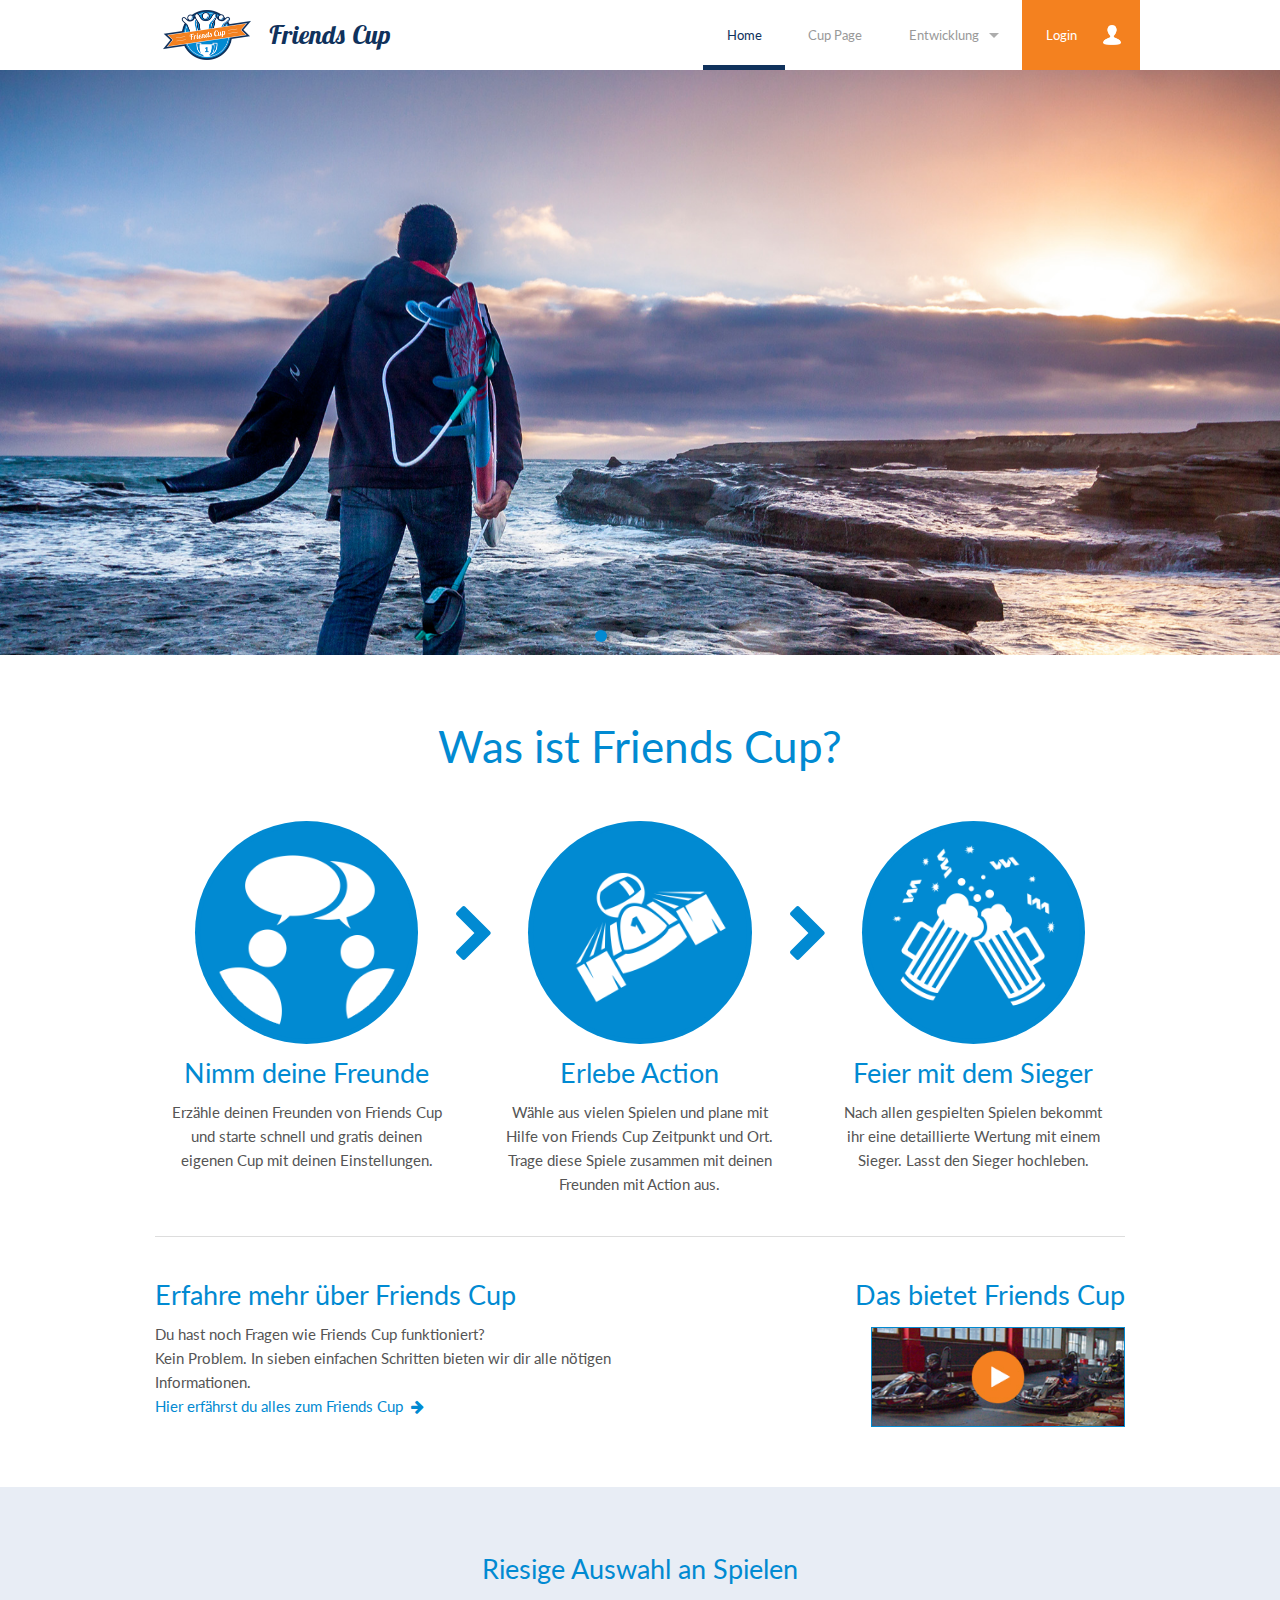
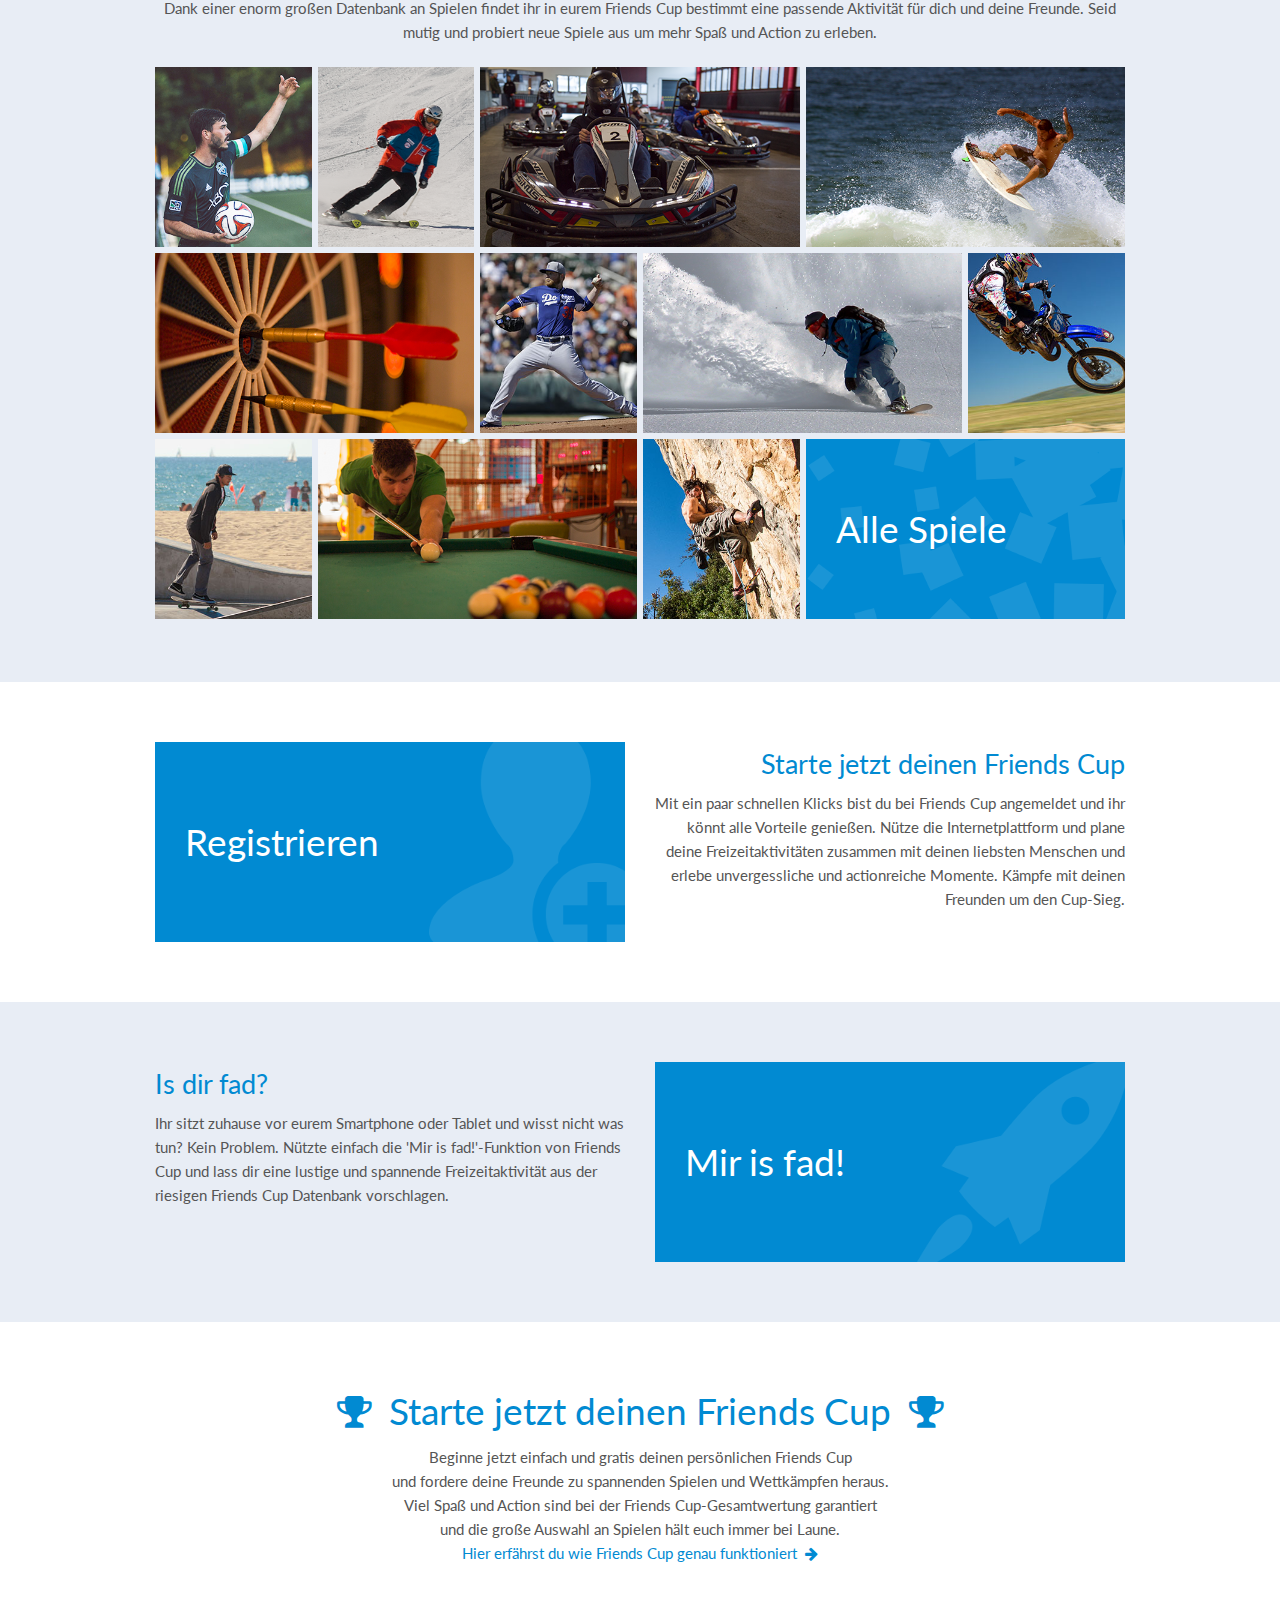
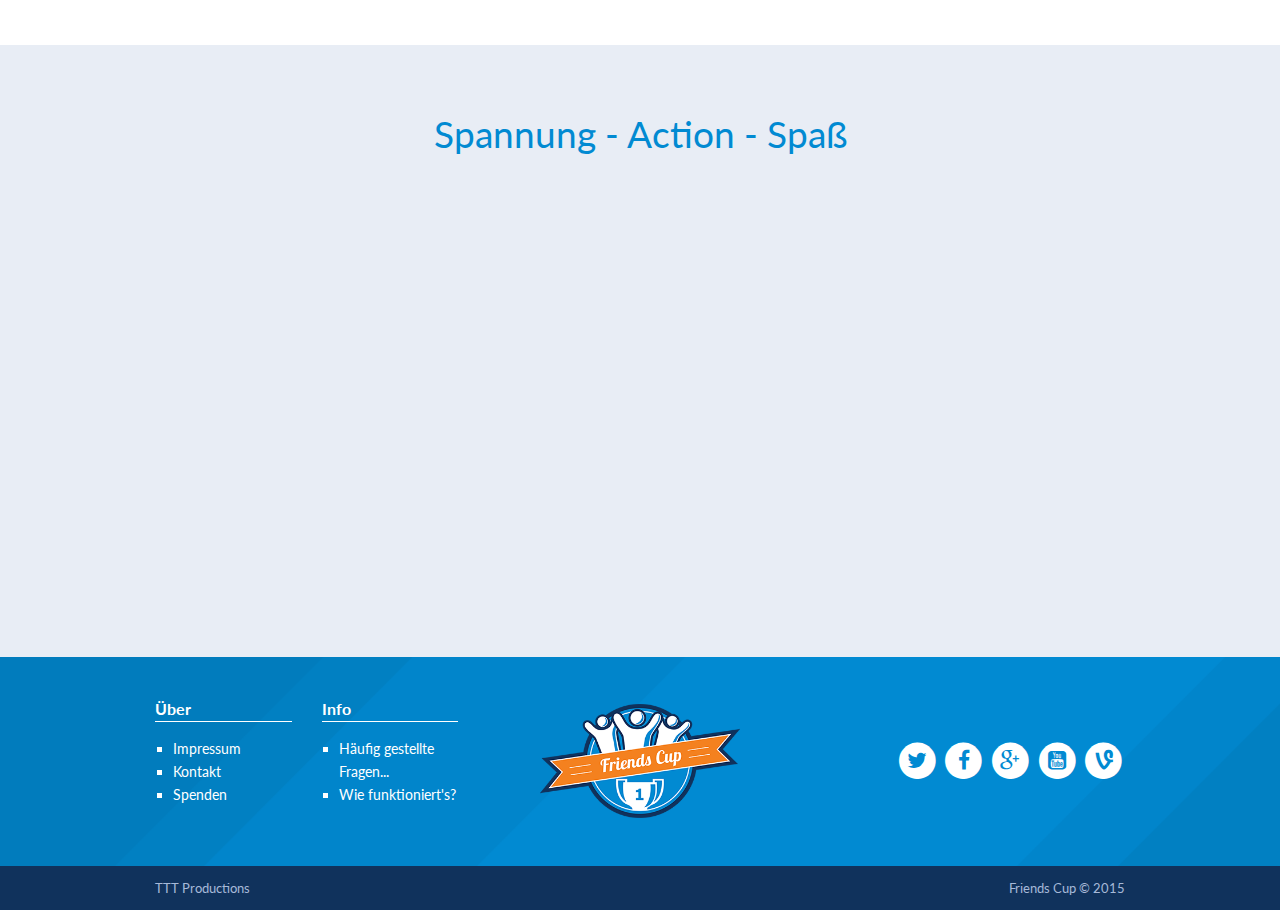
<file: Foundation Sass/index.html>
<!doctype html>
<html class="no-js" lang="en">

<head>
    <meta charset="utf-8" />
    <meta name="viewport" content="width=device-width, initial-scale=1.0" />
    <title>Friends Cup</title>
    <link rel="stylesheet" href="fonts/font-awesome-4.3.0/css/font-awesome.min.css" />
    <link href='http://fonts.googleapis.com/css?family=Lato:400,700,400italic,700italic|Raleway:700,400|Open+Sans:400italic,700italic,400,700|Lobster+Two:400,400italic,700,700italic' rel='stylesheet' type='text/css'>
    <link rel="stylesheet" href="css/app.css" />
    <script src="bower_components/modernizr/modernizr.js"></script>
</head>

<body>
    <!-- BEGIN - Login Modal -->
    <div id="login-modal" class="reveal-modal" data-reveal>
        <h2>Login</h2>
        <form>
            <label>Username
                <input type="text" />
            </label>
            <label>Password
                <input type="password" />
            </label>
        </form>
        <a href="cup-page.html" class="button small expand">Login</a>
        
        <a class="close-reveal-modal"><i class="fa fa-times"></i></a>
    </div>
    <!-- END - Login Modal -->
    
    <!-- BEGIN - Navigation -->
    <div class="contain-to-grid">
        <nav class="top-bar" data-topbar>
            <ul class="title-area">
                <li class="name"><h1><a href="index.html">Friends Cup</a></h1></li>
                <li class="toggle-topbar menu-icon"><a href="#"><span></span></a></li>
            </ul>
            
            <section class="top-bar-section">
                <ul class="right">
                    <li class="active"><a href="index.html">Home</a></li>
                    <li><a href="cup-page.html">Cup Page</a></li>
                    <li class="has-dropdown">
                        <a href="#">Entwicklung</a>
                        <ul class="dropdown">
                            <li><a href="how-it-works.html">7 Schritte</a></li>
                            <li><a href="find-new.html">Mir is fad</a></li>
                            <li class="divider"></li>
                            <li><a href="all-elements.html">Foundation UI</a></li>
                            <li><label>Tests</label></li>
                            <li><a href="fonttest.html">Typografie</a></li>
                            <li><a href="formtest.html">Formulare</a></li>
                        </ul>
                    </li>
                    <li class="hide-for-mobile-nav-only login-button-not-mobile"><a href="#" data-reveal-id="login-modal">Login</a></li>
                </ul>
            </section>
        </nav>
    </div>
    
    <a href="#" class="button alert show-for-mobile-nav-only login-button-mobile" data-reveal-id="login-modal">Login</a>
    <!-- END - Navigation -->

    <!-- BEGIN - Content -->
    <div id="landing-page-slider" class="owl-carousel owl-theme">
        <div class="item" style="background-image: url(img/landing-page-slider/slider-1.jpg);"></div>
        <div class="item item-bottom" style="background-image: url(img/landing-page-slider/slider-2.jpg);"></div>
        <div class="item" style="background-image: url(img/landing-page-slider/slider-3.jpg);"></div>
        <div class="item item-bottom" style="background-image: url(img/landing-page-slider/slider-4.jpg);"></div>
    </div>

    <div class="panel-extra-padding">
        <div class="row">
            <div class="small-12 columns">
                <h1 class="text-center">Was ist Friends Cup?</h1>
            </div>
        </div>

        <div class="row">
            <div class="small-12 medium-4 columns explain explain-arrow">
                <div class="explain-graphic-round">
                    <a href="how-it-works.html"><img src="img/lp-three-steps/lp-icon-01.png" draggable="false"></a>
                </div>
                <h3 class="header-primary">Nimm deine Freunde</h3>
                <p>
                    Erzähle deinen Freunden von Friends Cup und starte schnell und gratis
                    deinen eigenen Cup mit deinen Einstellungen.
                </p>
            </div>

            <div class="small-12 medium-4 columns explain  explain-arrow">
                <div class="explain-graphic-round">
                    <a href="how-it-works.html"><img src="img/lp-three-steps/lp-icon-02.png" draggable="false"></a>
                </div>
                <h3 class="header-primary">Erlebe Action</h3>
                <p>
                    Wähle aus vielen Spielen und plane mit Hilfe von Friends Cup Zeitpunkt
                    und Ort. Trage diese Spiele zusammen mit deinen Freunden mit Action aus.
                </p>
            </div>

            <div class="small-12 medium-4 columns explain">
                <div class="explain-graphic-round">
                    <a href="how-it-works.html"><img src="img/lp-three-steps/lp-icon-03.png" draggable="false"></a>
                </div>
                <h3 class="header-primary">Feier mit dem Sieger</h3>
                <p>
                    Nach allen gespielten Spielen bekommt ihr eine detaillierte Wertung mit
                    einem Sieger. Lasst den Sieger hochleben.
                </p>
            </div>
        </div>
        
        <div class="row">
            <div class="small-12 columns">
                <hr>
            </div>    
        </div>
        
        <div class="row">
            <div class="small-12 medium-6 columns explain-info">
                <h3 class="header-primary">Erfahre mehr über Friends Cup</h3>
                <p>Du hast noch Fragen wie Friends Cup funktioniert?
                    <br>Kein Problem. In sieben einfachen Schritten bieten wir dir alle nötigen Informationen. <br>
                    <a href="how-it-works.html">Hier erfährst du alles zum Friends Cup &nbsp;<i class="fa fa-arrow-right"></i></a>
                </p>
            </div>
            <div class="small-12 medium-6 columns explain-info">
                <h3 class="video-promo-header header-primary">Das bietet Friends Cup</h3>
                <a class="smooth-video-scroll" href="#video-promo">
                    <img src="img/video-promo-pic.jpg" draggable="false">
                </a>
            </div>
        </div>
    </div>
    
    <div class="bg-light-panel panel-extra-padding">
        <div class="row">
            <div class="small-12 columns">
                <h3 class="text-center">Riesige Auswahl an Spielen</h3>
                <p class="text-center">
                    Dank einer enorm großen Datenbank an Spielen findet ihr in eurem Friends Cup bestimmt eine passende
                    Aktivität für dich und deine Freunde. Seid mutig und probiert neue Spiele aus um mehr Spaß und
                    Action zu erleben.
                </p>
            </div>
        </div>
        <div class="row lp-grid-row">
            <div class="small-4 medium-3 large-2 columns lp-grid-item-container">
                <a href="#" class="lp-grid-item">
                    <img src="img/grid-games/small-1.png" alt="grid-image" />
                    <div class="lp-grid-item-name-container">
                        <div class="lp-grid-item-name">Fußball</div>
                    </div>
                    <div class="lp-grid-item-icon-container">
                        <div class="lp-grid-item-icon"><i class="fa fa-fire"></i></div>
                    </div>
                </a>
            </div>
            <div class="show-for-medium-up medium-3 large-2 columns lp-grid-item-container">
                <a href="#" class="lp-grid-item">
                    <img src="img/grid-games/small-2.png" alt="grid-image" />
                    <div class="lp-grid-item-name-container">
                        <div class="lp-grid-item-name">Skifahren</div>
                    </div>
                    <div class="lp-grid-item-icon-container">
                        <div class="lp-grid-item-icon"><i class="fa fa-fire"></i></div>
                    </div>
                </a>
            </div>
            <div class="small-8 medium-6 large-4 columns lp-grid-item-container">
                <a href="#" class="lp-grid-item">
                    <img src="img/grid-games/wide-1.png" alt="grid-image" />
                    <div class="lp-grid-item-name-container">
                        <div class="lp-grid-item-name">Go-Kart</div>
                    </div>
                    <div class="lp-grid-item-icon-container">
                        <div class="lp-grid-item-icon"><i class="fa fa-fire"></i></div>
                    </div>
                </a>
            </div>
            <div class="show-for-large-up large-4 columns lp-grid-item-container">
                <a href="#" class="lp-grid-item">
                    <img src="img/grid-games/wide-2.png" alt="grid-image" />
                    <div class="lp-grid-item-name-container">
                        <div class="lp-grid-item-name">Surfen</div>
                    </div>
                    <div class="lp-grid-item-icon-container">
                        <div class="lp-grid-item-icon"><i class="fa fa-fire"></i></div>
                    </div>
                </a>
            </div>
        </div>
        <div class="row lp-grid-row">
            <div class="show-for-large-up large-4 columns lp-grid-item-container">
                <a href="#" class="lp-grid-item">
                    <img src="img/grid-games/wide-3.png" alt="grid-image" />
                    <div class="lp-grid-item-name-container">
                        <div class="lp-grid-item-name">Dart</div>
                    </div>
                    <div class="lp-grid-item-icon-container">
                        <div class="lp-grid-item-icon"><i class="fa fa-fire"></i></div>
                    </div>
                </a>
            </div>
            <div class="show-for-medium-up medium-3 large-2 columns lp-grid-item-container">
                <a href="#" class="lp-grid-item">
                    <img src="img/grid-games/small-3.png" alt="grid-image" />
                    <div class="lp-grid-item-name-container">
                        <div class="lp-grid-item-name">Baseball</div>
                    </div>
                    <div class="lp-grid-item-icon-container">
                        <div class="lp-grid-item-icon"><i class="fa fa-fire"></i></div>
                    </div>
                </a>
            </div>
            <div class="small-8 medium-6 large-4 medium-4 columns lp-grid-item-container">
                <a href="#" class="lp-grid-item">
                    <img src="img/grid-games/wide-4.png" alt="grid-image" />
                    <div class="lp-grid-item-name-container">
                        <div class="lp-grid-item-name">Snowboarden</div>
                    </div>
                    <div class="lp-grid-item-icon-container">
                        <div class="lp-grid-item-icon"><i class="fa fa-fire"></i></div>
                    </div>
                </a>
            </div>
            <div class="small-4 medium-3 large-2 columns lp-grid-item-container">
                <a href="#" class="lp-grid-item">
                    <img src="img/grid-games/small-4.png" alt="grid-image" />
                    <div class="lp-grid-item-name-container">
                        <div class="lp-grid-item-name">Motocross</div>
                    </div>
                    <div class="lp-grid-item-icon-container">
                        <div class="lp-grid-item-icon"><i class="fa fa-fire"></i></div>
                    </div>
                </a>
            </div>
        </div>
        <div class="row lp-grid-row">
            <div class="hide-for-medium-only small-4 large-2 columns lp-grid-item-container">
                <a href="#" class="lp-grid-item">
                    <img src="img/grid-games/small-5.png" alt="grid-image" />
                    <div class="lp-grid-item-name-container">
                        <div class="lp-grid-item-name">Skateboarden</div>
                    </div>
                    <div class="lp-grid-item-icon-container">
                        <div class="lp-grid-item-icon"><i class="fa fa-fire"></i></div>
                    </div>
                </a>
            </div>
            <div class="small-8 medium-6 large-4 medium-4 columns lp-grid-item-container">
                <a href="#" class="lp-grid-item">
                    <img src="img/grid-games/wide-5.png" alt="grid-image" />
                    <div class="lp-grid-item-name-container">
                        <div class="lp-grid-item-name">Billiard</div>
                    </div>
                    <div class="lp-grid-item-icon-container">
                        <div class="lp-grid-item-icon"><i class="fa fa-fire"></i></div>
                    </div>
                </a>
            </div>
            <div class="show-for-large-up large-2 columns lp-grid-item-container">
                <a href="#" class="lp-grid-item">
                    <img src="img/grid-games/small-6.png" alt="grid-image" />
                    <div class="lp-grid-item-name-container">
                        <div class="lp-grid-item-name">Klettern</div>
                    </div>
                    <div class="lp-grid-item-icon-container">
                        <div class="lp-grid-item-icon"><i class="fa fa-fire"></i></div>
                    </div>
                </a>
            </div>
            <div class="small-12 medium-6 large-4 medium-4 columns lp-grid-item-container">
                <a href="#" class="big-button-grid">
                    <img src="img/big-buttons/bb-01.png" alt="all games" />
                    <h2>Alle Spiele</h2>
                    <p>Bacon ipsum dolor sit amet pork belly boudin landjaeger shankle</p>
                </a>
            </div>
        </div>
    </div>
    
    <div class="panel-extra-padding">
        <div class="row">
            <div class="small-12 medium-6 medium-push-6 columns">
                <h3 class="small-only-text-center medium-text-right">Starte jetzt deinen Friends Cup</h3>
                <p class="small-only-text-center medium-text-right">
                    Mit ein paar schnellen Klicks bist du bei Friends Cup angemeldet und ihr könnt alle Vorteile genießen. Nütze die Internetplattform und plane deine Freizeitaktivitäten zusammen mit deinen liebsten Menschen und erlebe unvergessliche und actionreiche Momente. Kämpfe mit deinen Freunden um den Cup-Sieg.
                </p>
            </div>
            <div class="small-12 medium-6 medium-pull-6 columns">
                <a href="#" class="big-button">
                    <img src="img/big-buttons/bb-02.png" />
                    <h2>Registrieren</h2>
                    <p>Nütze alle Vorteile von Friends Cup - gratis und komplett unkompliziert. Lasst die Spiele beginnen.</p>
                </a>
            </div>
        </div>
    </div>
    
    <div class="bg-light-panel panel-extra-padding">
        <div class="row">
            <div class="small-12 medium-6 columns">
                <h3 class="small-only-text-center">Is dir fad?</h3>
                <p class="small-only-text-center">
                    Ihr sitzt zuhause vor eurem Smartphone oder Tablet und wisst nicht was tun? Kein Problem. Nützte einfach die 'Mir is fad!'-Funktion von Friends Cup und lass dir eine lustige und spannende Freizeitaktivität aus der riesigen Friends Cup Datenbank vorschlagen. 
                </p>
            </div>
            <div class="small-12 medium-6 columns">
                <a href="find-new.html" class="big-button">
                    <img src="img/big-buttons/bb-03.png" />
                    <h2>Mir is fad!</h2>
                    <p>Klick mich und erlebe mich. Danach ist dir und deinen Freunden bestimmt nicht mehr fad.</p>
                </a>
            </div>
        </div>
    </div>

    <div class="panel-extra-padding">
        <div class="row">
            <div class="small-12 columns" >
                <h2 class="text-center hide-for-small-only">
                    <i class="fa fa-trophy">&nbsp;&nbsp;</i>Starte jetzt deinen Friends Cup&nbsp;&nbsp;<i class="fa fa-trophy"></i>
                </h2>
                <h2 class="text-center show-for-small-only">
                    <i class="fa fa-trophy text-center"></i><br />
                    Starte jetzt deinen Friends Cup
                </h2>
                <p class="text-center">
                    Beginne jetzt einfach und gratis deinen persönlichen Friends Cup <br class="hide-for-small-only" />
                    und fordere deine Freunde zu spannenden Spielen und Wettkämpfen heraus. <br class="hide-for-small-only" />
                    Viel Spaß und Action sind bei der Friends Cup-Gesamtwertung garantiert <br class="hide-for-small-only" />
                    und die große Auswahl an Spielen hält euch immer bei Laune. <br />
                    <a href="how-it-works.html">Hier erfährst du wie Friends Cup genau funktioniert &nbsp;<i class="fa fa-arrow-right"></i></a>
                </p>
            </div>
        </div>
    </div>

    <div class="bg-light-panel panel-extra-padding" id="video-promo">
        <div class="row">
            <div class="small-12 columns">
                <h2 class="text-center">Spannung - Action - Spaß</h2>
                <div class="promo-vimeo-vid">
                    <iframe src="//player.vimeo.com/video/102557156?color=018AD2&byline=0&portrait=0" frameborder="0" webkitallowfullscreen mozallowfullscreen allowfullscreen></iframe>
                </div>
            </div>
        </div>
    </div>
    <!-- END - Content -->
    
    <!-- BEGIN - Footer -->
    <div class="footer">
        <div class="row">
            <div class="small-12 medium-4 medium-push-8 columns social-links">
                <div class="flex-center">
                    <a href="#">
                        <span class="fa-stack fa-lg">
                            <i class="fa fa-circle fa-stack-2x"></i>
                            <i class="fa fa-twitter fa-stack-1x fa-inverse"></i>
                        </span>
                    </a>
                    <a href="#">
                        <span class="fa-stack fa-lg">
                            <i class="fa fa-circle fa-stack-2x"></i>
                            <i class="fa fa-facebook fa-stack-1x fa-inverse"></i>
                        </span>
                    </a>
                    <a href="#">
                        <span class="fa-stack fa-lg">
                            <i class="fa fa-circle fa-stack-2x"></i>
                            <i class="fa fa-google-plus fa-stack-1x fa-inverse"></i>
                        </span>
                    </a>
                    <a href="#">
                        <span class="fa-stack fa-lg">
                            <i class="fa fa-circle fa-stack-2x"></i>
                            <i class="fa fa-youtube-square fa-stack-1x fa-inverse"></i>
                        </span>
                    </a>
                    <a href="#">
                        <span class="fa-stack fa-lg">
                            <i class="fa fa-circle fa-stack-2x"></i>
                            <i class="fa fa-vine fa-stack-1x fa-inverse"></i>
                        </span>
                    </a>
                </div>
            </div>
            <div class="small-12 medium-4 columns logo-container">
                <div class="flex-center">
                    <img src="img/logo.png" />
                </div>
            </div>
            <div class="small-12 medium-2 medium-pull-8 columns">
                <div class="footer-header">Über</div>
                <ul class="square footer-links">
                    <li><a href="impressum.html">Impressum</a></li>
                    <li><a href="#">Kontakt</a></li>
                    <li><a href="#">Spenden</a></li>
                </ul>
            </div>
            <div class="small-12 medium-2 medium-pull-8 columns">
                <div class="footer-header">Info</div>
                <ul class="square footer-links">
                    <li><a href="how-it-works.html">Häufig gestellte Fragen...</a></li>
                    <li><a href="how-it-works.html">Wie funktioniert's?</a></li>
                </ul>
            </div>
        </div>
    </div>
    <div class="footer-bottom">
        <div class="row">
            <div class="small-6 columns">
                TTT Productions
            </div>
            <div class="small-6 columns text-right">
                Friends Cup &copy; 2015
            </div>
        </div>
    </div>
    <!-- END - Footer -->

    <script src="bower_components/jquery/dist/jquery.js"></script>
    <script src="bower_components/fastclick/lib/fastclick.js"></script>
    <script src="bower_components/foundation/js/foundation.min.js"></script>
    <script src="js/owl.carousel.js"></script>
    <script src="js/jquery.easing.1.3.js"></script>
    <script src="js/app.js"></script>
</body>

</html>
</file>
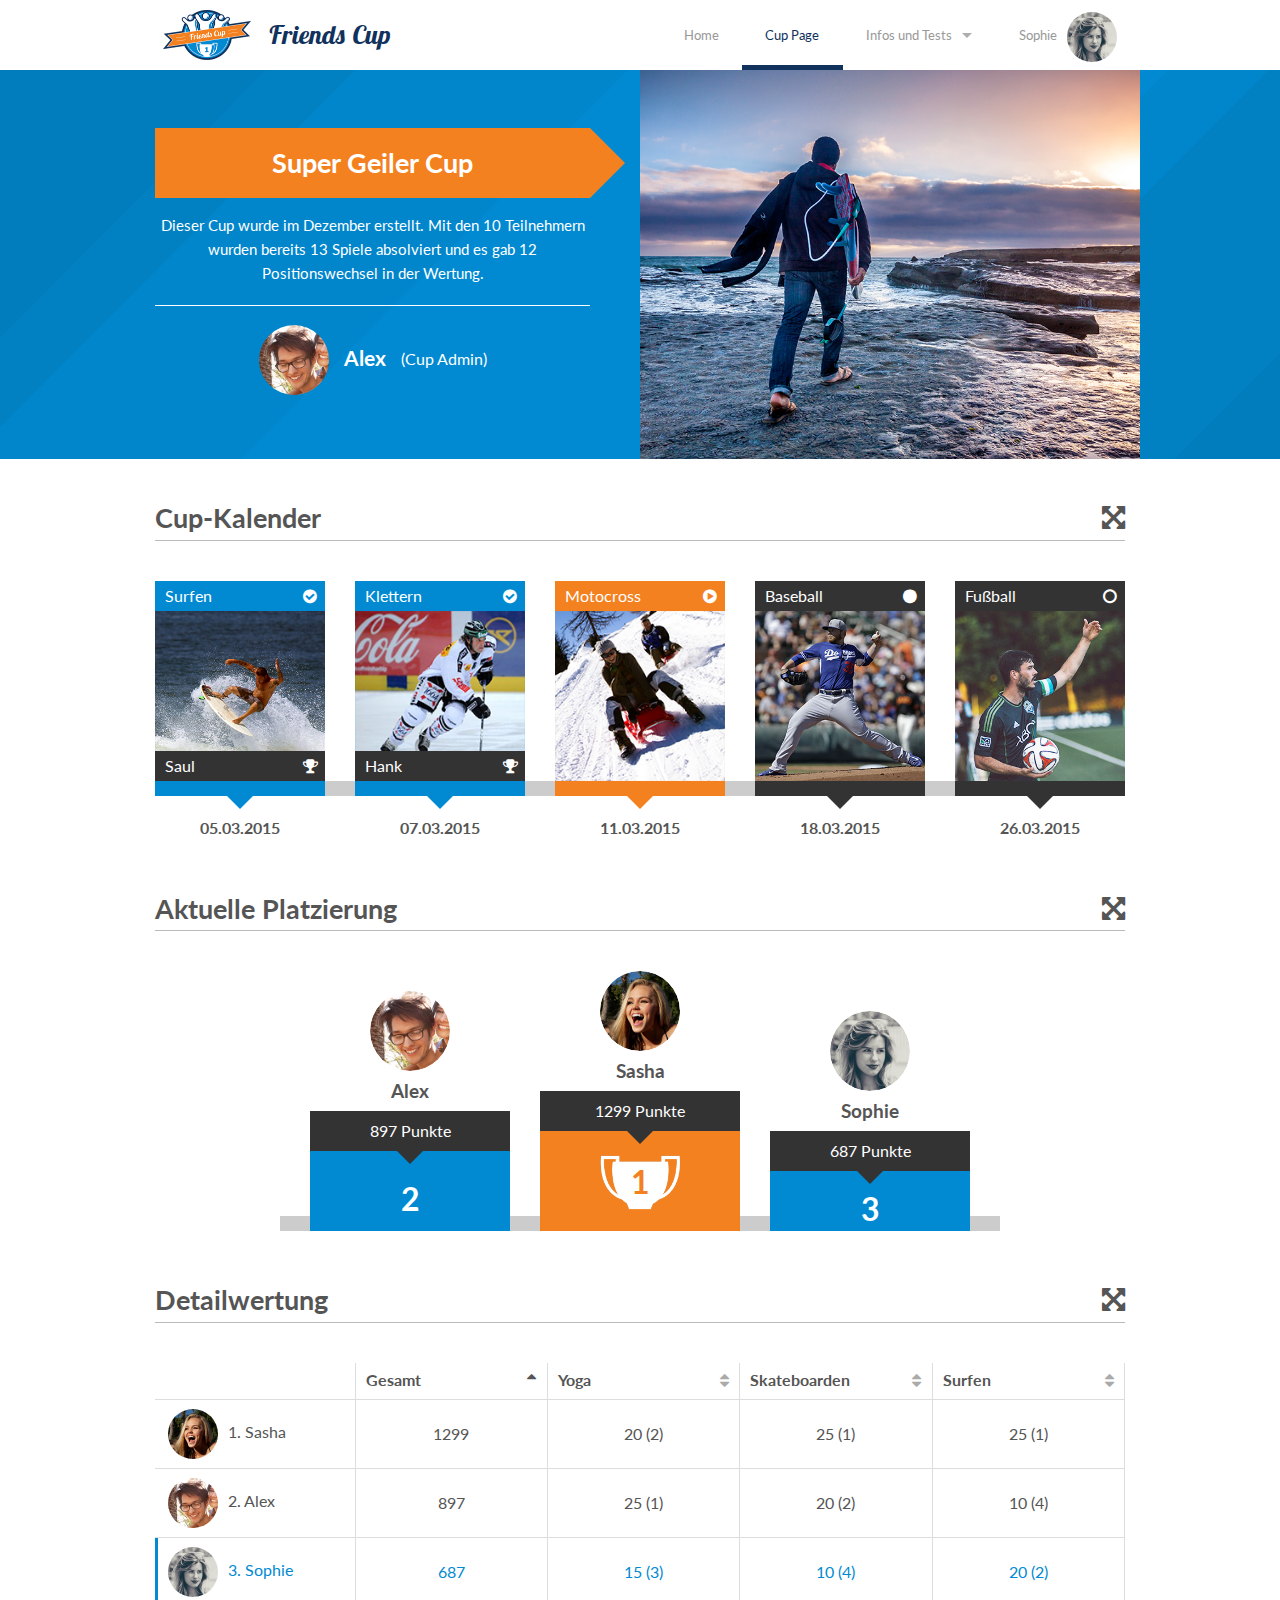
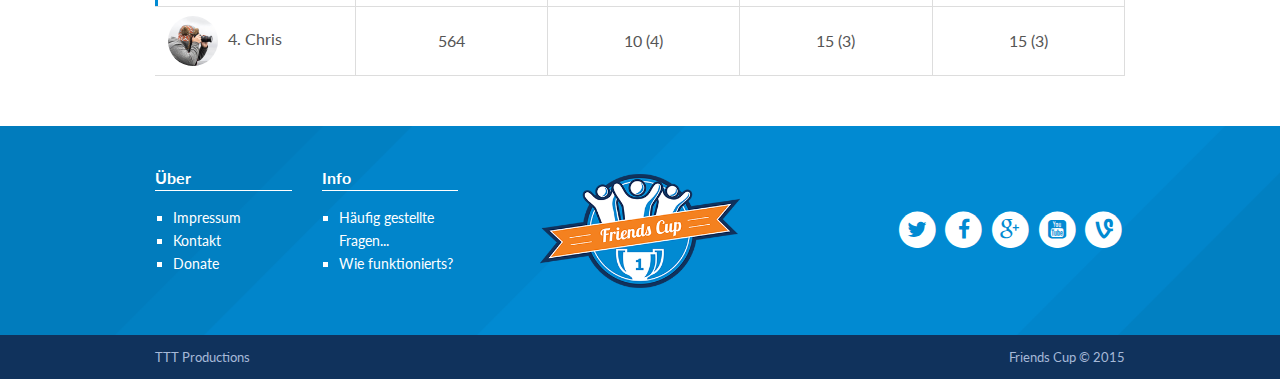
<file: Foundation Sass/cup-page.html>
<!doctype html>
<html class="no-js" lang="en">

<head>
    <meta charset="utf-8" />
    <meta name="viewport" content="width=device-width, initial-scale=1.0" />
    <title>Friends Cup</title>
    <link rel="stylesheet" href="fonts/font-awesome-4.3.0/css/font-awesome.min.css" />
    <link href='http://fonts.googleapis.com/css?family=Lato:400,700,400italic,700italic|Raleway:700,400|Open+Sans:400italic,700italic,400,700|Lobster+Two:400,400italic,700,700italic' rel='stylesheet' type='text/css'>
    <link rel="stylesheet" href="css/app.css" />
    <script src="bower_components/modernizr/modernizr.js"></script>
</head>

<body>
    <!-- BEGIN - Navigation -->
    <div class="contain-to-grid">
        <nav class="top-bar" data-topbar>
            <ul class="title-area">
                <li class="name"><h1><a href="index.html">Friends Cup</a></h1></li>
                <li class="toggle-topbar menu-icon"><a href="#"><span></span></a></li>
            </ul>
            
            <section class="top-bar-section">
                <ul class="right">
                    <li><a href="index.html">Home</a></li>
                    <li class="active"><a href="cup-page.html">Cup Page</a></li>
                    <li class="has-dropdown">
                        <a href="#">Infos und Tests</a>
                        <ul class="dropdown">
                            <li><a href="how-it-works.html">7 Schritte</a></li>
                            <li><a href="find-new.html">Mir is fad</a></li>
                            <li class="divider"></li>
                            <li><a href="all-elements.html">Foundation UI</a></li>
                            <li><label>Tests</label></li>
                            <li><a href="fonttest.html">Typografie</a></li>
                            <li><a href="formtest.html">Formulare</a></li>
                        </ul>
                    </li>
                    <li class="divider show-for-small-only"></li>
                    <li class="has-dropdown has-user">
                        <a href="#">Sophie<img src="img/user/user-3.jpg" alt="saul" /></a>
                        <ul class="dropdown">
                            <li><a href="#">Erstes Teil</a></li>
                            <li><label>Header</label></li>
                            <li><a href="#">Sehr Langes Menü Element</a></li>
                            <li><a href="#">Drittes Element</a></li>
                            <li class="divider"></li>
                            <li><a href="#">Einstellungen</a></li>
                        </ul>
                    </li>
                </ul>
            </section>
        </nav>
    </div>
    <!-- END - Navigation -->

    <!-- BEGIN - Content -->
    <div class="bg-image-panel cup-header-panel">
        <div class="row">
            <div class="medium-6 columns cup-header-left">
                <div class="flex-center">
                    <div class="cup-name"><h3>Super Geiler Cup</h3></div>
                    <p class="show-for-medium-up">
                        Dieser Cup wurde im Dezember erstellt.
                        Mit den 10 Teilnehmern wurden bereits
                        13 Spiele absolviert und es gab
                        12 Positionswechsel in der Wertung.
                    </p>
                    <div class="cup-header-admin">
                        <hr>
                        <p>
                            <img src="img/user/user-2.jpg" alt="saul" />
                            <strong>Alex</strong>
                            <span>(Cup Admin)</span>
                        </p>
                    </div>
                </div>
            </div>
            <div class="medium-6 columns cup-header-right">
                <img src="img/cup-image.png" alt="cup image" />
                <div class="show-for-medium-up"><p>Motivationsspruch Zicke Zacke...</p></div>
            </div>
        </div>
    </div>
    
    <div class="row fc-content-section">
        <div class="small-12 columns">
            <a class="modal-open" data-sectionmodalid="modal-challenges"><h3 class="fccs-header">Cup-Kalender<i class="fa fa-arrows-alt right"></i></h3></a>

            <div class="fccs-ch-compressed">
                <div class="fccs-ch-left-container">
                    <div class="fccs-ch-finished show-for-large-up">
                        <a href="#">
                            <div class="fccs-ch-finished-color-holder">
                                <div class="fccs-ch-name">Surfen<span class="fccs-ch-icon"><i class="fa fa-check-circle"></i></span></div>
                                <div class="fccs-ch-image"><img src="img/challenges/ch-3.png" alt="challenge" /></div>
                                <div class="fccs-ch-winner">Saul<span class="fccs-ch-icon"><i class="fa fa-trophy"></i></span></div>
                            </div>
                            <div class="fccs-ch-date">05.03.2015</div>
                        </a>
                    </div>
                    <div class="fccs-ch-finished show-for-medium-up">
                        <a href="#">
                            <div class="fccs-ch-finished-color-holder">
                                <div class="fccs-ch-name">Klettern<span class="fccs-ch-icon"><i class="fa fa-check-circle"></i></span></div>
                                <div class="fccs-ch-image"><img src="img/challenges/ch-4.png" alt="challenge" /></div>
                                <div class="fccs-ch-winner">Hank<span class="fccs-ch-icon"><i class="fa fa-trophy"></i></span></div>
                            </div>
                            <div class="fccs-ch-date">07.03.2015</div>
                        </a>
                    </div>
                </div>
                <div class="fccs-ch-active">
                    <a href="challenge-detail.html">
                        <div class="fccs-ch-active-color-holder">
                            <div class="fccs-ch-name">Motocross<span class="fccs-ch-icon"><i class="fa fa-play-circle"></i></span></div>
                            <div class="fccs-ch-image"><img src="img/challenges/ch-5.png" alt="challenge" /></div>
                        </div>
                        <div class="fccs-ch-date">11.03.2015</div>
                    </a>
                </div>
                <div class="fccs-ch-right-container">
                    <div class="fccs-ch-queued show-for-medium-up">
                        <a href="#">
                            <div class="fccs-ch-queued-color-holder">
                                <div class="fccs-ch-name">Baseball<span class="fccs-ch-icon"><i class="fa fa-circle"></i></span></div>
                                <div class="fccs-ch-image"><img src="img/challenges/ch-6.png" alt="challenge" /></div>
                            </div>
                            <div class="fccs-ch-date">18.03.2015</div>
                        </a>
                    </div>
                    <div class="fccs-ch-queued show-for-large-up">
                        <a href="#">
                            <div class="fccs-ch-queued-color-holder">
                                <div class="fccs-ch-name">Fußball<span class="fccs-ch-icon"><i class="fa fa-circle-o"></i></span></div>
                                <div class="fccs-ch-image"><img src="img/challenges/ch-7.png" alt="challenge" /></div>
                            </div>
                            <div class="fccs-ch-date">26.03.2015</div>
                        </a>
                    </div>
                </div>
            </div>
        </div>
    </div>
    
    <div class="row fc-content-section">
        <div class="small-12 columns">
            <a class="modal-open" data-sectionmodalid="modal-ranking"><h3 class="fccs-header">Aktuelle Platzierung<i class="fa fa-arrows-alt right"></i></h3></a>
            
            <div class="fccs-rk-compressed">
                <div class="fccs-rk-left-container">
                    <div class="fccs-rk-second show-for-medium-up">
                        <div class="fccs-rk-info-holder">
                            <a href="#">
                                <div class="fccs-rk-image"><img src="img/user/user-2.jpg" alt="hank" /></div>
                                <div class="fccs-rk-name">Alex</div>
                            </a>
                            <div class="fccs-rk-points">897 Punkte</div>
                            <div class="fccs-rk-placement">2</div>
                        </div>
                    </div>
                </div>
                <div class="fccs-rk-first">
                    <div class="fccs-rk-info-holder">
                        <a href="#">
                            <div class="fccs-rk-image"><img src="img/user/user-1.jpg" alt="jesse" /></div>
                            <div class="fccs-rk-name">Sasha</div>
                        </a>
                        <div class="fccs-rk-points">1299 Punkte</div>
                        <div class="fccs-rk-placement">1</div>
                    </div>
                </div>
                <div class="fccs-rk-right-container">
                    <div class="fccs-rk-third show-for-medium-up">
                        <div class="fccs-rk-info-holder">
                            <a href="#">
                                <div class="fccs-rk-image"><img src="img/user/user-3.jpg" alt="saul" /></div>
                                <div class="fccs-rk-name">Sophie</div>
                            </a>
                            <div class="fccs-rk-points">687 Punkte</div>
                            <div class="fccs-rk-placement">3</div>
                        </div>
                    </div>
                </div>
            </div>
        </div>
    </div>
    
    <div class="row fc-content-section">
        <div class="small-12 columns">
            <a class="modal-open" data-sectionmodalid="modal-results"><h3 class="fccs-header">Detailwertung<i class="fa fa-arrows-alt right"></i></h3></a>
            
            <div class="fccs-rt-compressed">
                <table class="table-sort">
                    <thead>
                        <tr>
                            <th class="no-sort"></th>
                            <th class="sort-default"><div>Gesamt</div></th>
                            <th class="show-for-medium-up"><div>Yoga</div></th>
                            <th class="show-for-medium-up"><div>Skateboarden</div></th>
                            <th class="show-for-large-up"><div>Surfen</div></th>
                        </tr>
                    </thead>
                    <tbody>
                        <tr>
                            <td><a href="#"><img src="img/user/user-1.jpg" alt="jesse" />1. Sasha</a></td>
                            <td>1299</td>
                            <td data-sort="20" class="show-for-medium-up"><a href="#">20 (2)</a></td>
                            <td data-sort="25" class="show-for-medium-up"><a href="#">25 (1)</a></td>
                            <td data-sort="25" class="show-for-large-up"><a href="#">25 (1)</a></td>
                        </tr>
                        <tr>
                            <td><a href="#"><img src="img/user/user-2.jpg" alt="hank" />2. Alex</a></td>
                            <td>897</td>
                            <td data-sort="25" class="show-for-medium-up"><a href="#">25 (1)</a></td>
                            <td data-sort="20" class="show-for-medium-up"><a href="#">20 (2)</a></td>
                            <td data-sort="10" class="show-for-large-up"><a href="#">10 (4)</a></td>
                        </tr>
                        <tr class="current-user">
                            <td><a href="#"><img src="img/user/user-3.jpg" alt="saul" />3. Sophie</a></td>
                            <td>687</td>
                            <td data-sort="15" class="show-for-medium-up"><a href="#">15 (3)</a></td>
                            <td data-sort="10" class="show-for-medium-up"><a href="#">10 (4)</a></td>
                            <td data-sort="20" class="show-for-large-up"><a href="#">20 (2)</a></td>
                        </tr>
                        <tr>
                            <td><a href="#"><img src="img/user/user-4.jpg" alt="gustavo" />4. Chris</a></td>
                            <td>564</td>
                            <td data-sort="10" class="show-for-medium-up"><a href="#">10 (4)</a></td>
                            <td data-sort="15" class="show-for-medium-up"><a href="#">15 (3)</a></td>
                            <td data-sort="15" class="show-for-large-up"><a href="#">15 (3)</a></td>
                        </tr>
                    </tbody>
                </table>
            </div>
        </div>
    </div>
    <!-- END - Content -->
    
    <!-- BEGIN - Footer -->
    <div class="footer">
        <div class="row">
            <div class="small-12 medium-4 medium-push-8 columns social-links">
                <div class="flex-center">
                    <a href="#">
                        <span class="fa-stack fa-lg">
                            <i class="fa fa-circle fa-stack-2x"></i>
                            <i class="fa fa-twitter fa-stack-1x fa-inverse"></i>
                        </span>
                    </a>
                    <a href="#">
                        <span class="fa-stack fa-lg">
                            <i class="fa fa-circle fa-stack-2x"></i>
                            <i class="fa fa-facebook fa-stack-1x fa-inverse"></i>
                        </span>
                    </a>
                    <a href="#">
                        <span class="fa-stack fa-lg">
                            <i class="fa fa-circle fa-stack-2x"></i>
                            <i class="fa fa-google-plus fa-stack-1x fa-inverse"></i>
                        </span>
                    </a>
                    <a href="#">
                        <span class="fa-stack fa-lg">
                            <i class="fa fa-circle fa-stack-2x"></i>
                            <i class="fa fa-youtube-square fa-stack-1x fa-inverse"></i>
                        </span>
                    </a>
                    <a href="#">
                        <span class="fa-stack fa-lg">
                            <i class="fa fa-circle fa-stack-2x"></i>
                            <i class="fa fa-vine fa-stack-1x fa-inverse"></i>
                        </span>
                    </a>
                </div>
            </div>
            <div class="small-12 medium-4 columns logo-container">
                <div class="flex-center">
                    <img src="img/logo.png" alt="logo" />
                </div>
            </div>
            <div class="small-12 medium-2 medium-pull-8 columns">
                <div class="footer-header">Über</div>
                <ul class="square footer-links">
                    <li><a href="impressum.html">Impressum</a></li>
                    <li><a href="#">Kontakt</a></li>
                    <li><a href="#">Donate</a></li>
                </ul>
            </div>
            <div class="small-12 medium-2 medium-pull-8 columns">
                <div class="footer-header">Info</div>
                <ul class="square footer-links">
                    <li><a href="#">Häufig gestellte Fragen...</a></li>
                    <li><a href="#">Wie funktionierts?</a></li>
                </ul>
            </div>
        </div>
    </div>
    <div class="footer-bottom">
        <div class="row">
            <div class="small-6 columns">
                TTT Productions
            </div>
            <div class="small-6 columns text-right">
                Friends Cup &copy; 2015
            </div>
        </div>
    </div>
    <!-- END - Footer -->
    
    <!-- BEGIN - Modals -->
    <div id="modal-challenges" class="fccs-modal">
        <a rel="modal:close"><h3 class="fccs-header">Spieleübersicht<i class="fa fa-times right"></i></h3></a>
        
        <div class="fccs-ch-expanded">
            <div class="fccs-ch-finished">
                <a href="#">
                    <div class="fccs-ch-finished-color-holder">
                        <div class="fccs-ch-name">Yoga<span class="fccs-ch-icon"><i class="fa fa-check-circle"></i></span></div>
                        <div class="fccs-ch-image"><img src="img/challenges/ch-1.png" alt="challenge" /></div>
                        <div class="fccs-ch-winner">Saul<span class="fccs-ch-icon"><i class="fa fa-trophy"></i></span></div>
                    </div>
                    <div class="fccs-ch-date">05.03.2015</div>
                </a>
            </div>
            <div class="fccs-ch-finished">
                <a href="#">
                    <div class="fccs-ch-finished-color-holder">
                        <div class="fccs-ch-name">Skateboarden<span class="fccs-ch-icon"><i class="fa fa-check-circle"></i></span></div>
                        <div class="fccs-ch-image"><img src="img/challenges/ch-2.png" alt="challenge" /></div>
                        <div class="fccs-ch-winner">Saul<span class="fccs-ch-icon"><i class="fa fa-trophy"></i></span></div>
                    </div>
                    <div class="fccs-ch-date">05.03.2015</div>
                </a>
            </div>
            <div class="fccs-ch-finished">
                <a href="#">
                    <div class="fccs-ch-finished-color-holder">
                        <div class="fccs-ch-name">Surfen<span class="fccs-ch-icon"><i class="fa fa-check-circle"></i></span></div>
                        <div class="fccs-ch-image"><img src="img/challenges/ch-3.png" alt="challenge" /></div>
                        <div class="fccs-ch-winner">Saul<span class="fccs-ch-icon"><i class="fa fa-trophy"></i></span></div>
                    </div>
                    <div class="fccs-ch-date">05.03.2015</div>
                </a>
            </div>
            <div class="fccs-ch-finished">
                <a href="#">
                    <div class="fccs-ch-finished-color-holder">
                        <div class="fccs-ch-name">Klettern<span class="fccs-ch-icon"><i class="fa fa-check-circle"></i></span></div>
                        <div class="fccs-ch-image"><img src="img/challenges/ch-4.png" alt="challenge" /></div>
                        <div class="fccs-ch-winner">Hank<span class="fccs-ch-icon"><i class="fa fa-trophy"></i></span></div>
                    </div>
                    <div class="fccs-ch-date">07.03.2015</div>
                </a>
            </div>
            <div class="fccs-ch-active">
                <a href="#">
                    <div class="fccs-ch-active-color-holder">
                        <div class="fccs-ch-name">Motocross<span class="fccs-ch-icon"><i class="fa fa-play-circle"></i></span></div>
                        <div class="fccs-ch-image"><img src="img/challenges/ch-5.png" alt="challenge" /></div>
                    </div>
                    <div class="fccs-ch-date">11.03.2015</div>
                </a>
            </div>
            <div class="fccs-ch-queued">
                <a href="#">
                    <div class="fccs-ch-queued-color-holder">
                        <div class="fccs-ch-name">Baseball<span class="fccs-ch-icon"><i class="fa fa-circle"></i></span></div>
                        <div class="fccs-ch-image"><img src="img/challenges/ch-6.png" alt="challenge" /></div>
                    </div>
                    <div class="fccs-ch-date">18.03.2015</div>
                </a>
            </div>
            <div class="fccs-ch-queued">
                <a href="#">
                    <div class="fccs-ch-queued-color-holder">
                        <div class="fccs-ch-name">Fußball<span class="fccs-ch-icon"><i class="fa fa-circle-o"></i></span></div>
                        <div class="fccs-ch-image"><img src="img/challenges/ch-7.png" alt="challenge" /></div>
                    </div>
                    <div class="fccs-ch-date">26.03.2015</div>
                </a>
            </div>
            <div class="fccs-ch-queued">
                <a href="#">
                    <div class="fccs-ch-queued-color-holder">
                        <div class="fccs-ch-name">Snowboarden<span class="fccs-ch-icon"><i class="fa fa-circle-o"></i></span></div>
                        <div class="fccs-ch-image"><img src="img/challenges/ch-8.png" alt="challenge" /></div>
                    </div>
                    <div class="fccs-ch-date">26.03.2015</div>
                </a>
            </div>
            <div class="fccs-ch-queued">
                <a href="#">
                    <div class="fccs-ch-queued-color-holder">
                        <div class="fccs-ch-name">Skifahren<span class="fccs-ch-icon"><i class="fa fa-circle-o"></i></span></div>
                        <div class="fccs-ch-image"><img src="img/challenges/ch-9.png" alt="challenge" /></div>
                    </div>
                    <div class="fccs-ch-date">26.03.2015</div>
                </a>
            </div>
            <div class="fccs-ch-queued">
                <a href="#">
                    <div class="fccs-ch-queued-color-holder">
                        <div class="fccs-ch-name">Neu...<span class="fccs-ch-icon"><i class="fa fa-circle-o"></i></span></div>
                        <div class="fccs-ch-image"><img src="img/challenges/add.png" alt="add" /></div>
                    </div>
                    <div class="fccs-ch-date">unbekannt</div>
                </a>
            </div>
        </div>
    </div>
    
    <div id="modal-ranking" class="fccs-modal">
        <a rel="modal:close"><h3 class="fccs-header">Aktuelle Platzierung<i class="fa fa-times right"></i></h3></a>

        <div class="fccs-rk-expanded">
            <div class="fccs-rk-first">
                <div class="fccs-rk-info-holder">
                    <a href="#">
                        <div class="fccs-rk-image"><img src="img/user/user-1.jpg" alt="jesse" /></div>
                        <div class="fccs-rk-name">Sasha</div>
                    </a>
                    <div class="fccs-rk-points">1299 Punkte</div>
                    <div class="fccs-rk-placement">1</div>
                </div>
            </div>
            <div class="fccs-rk-second">
                <div class="fccs-rk-info-holder">
                    <a href="#">
                        <div class="fccs-rk-image"><img src="img/user/user-2.jpg" alt="hank" /></div>
                        <div class="fccs-rk-name">Alex</div>
                    </a>
                    <div class="fccs-rk-points">897 Punkte</div>
                    <div class="fccs-rk-placement">2</div>
                </div>
            </div>
            <div class="fccs-rk-third">
                <div class="fccs-rk-info-holder">
                    <a href="#">
                        <div class="fccs-rk-image"><img src="img/user/user-3.jpg" alt="saul" /></div>
                        <div class="fccs-rk-name">Sophie</div>
                    </a>
                    <div class="fccs-rk-points">687 Punkte</div>
                    <div class="fccs-rk-placement">3</div>
                </div>
            </div>
            <div class="fccs-rk-no-podium">
                <div class="fccs-rk-info-holder">
                    <a href="#">
                        <div class="fccs-rk-image"><img src="img/user/user-4.jpg" alt="gustavo" /></div>
                        <div class="fccs-rk-name">Chris</div>
                    </a>
                    <div class="fccs-rk-points">564 Punkte</div>
                    <div class="fccs-rk-placement">4</div>
                </div>
            </div>
            <div class="fccs-rk-no-podium">
                <div class="fccs-rk-info-holder">
                    <a href="#">
                        <div class="fccs-rk-image"><img src="img/user/user-5.jpg" alt="walter" /></div>
                        <div class="fccs-rk-name">Dave</div>
                    </a>
                    <div class="fccs-rk-points">477 Punkte</div>
                    <div class="fccs-rk-placement">5</div>
                </div>
            </div>
            <div class="fccs-rk-no-podium">
                <div class="fccs-rk-info-holder">
                    <a href="#">
                        <div class="fccs-rk-image"><img src="img/user/user-6.jpg" alt="marie" /></div>
                        <div class="fccs-rk-name">Lena</div>
                    </a>
                    <div class="fccs-rk-points">432 Punkte</div>
                    <div class="fccs-rk-placement">6</div>
                </div>
            </div>
            <div class="fccs-rk-no-podium">
                <div class="fccs-rk-info-holder">
                    <a href="#">
                        <div class="fccs-rk-image"><img src="img/user/user-7.jpg" alt="skyler" /></div>
                        <div class="fccs-rk-name">Werner</div>
                    </a>
                    <div class="fccs-rk-points">398 Punkte</div>
                    <div class="fccs-rk-placement">7</div>
                </div>
            </div>
            <div class="fccs-rk-no-podium">
                <div class="fccs-rk-info-holder">
                    <a href="#">
                        <div class="fccs-rk-image"><img src="img/user/user-8.jpg" alt="walter jr" /></div>
                        <div class="fccs-rk-name">Sarah</div>
                    </a>
                    <div class="fccs-rk-points">129 Punkte</div>
                    <div class="fccs-rk-placement">8</div>
                </div>
            </div>
            <div class="fccs-rk-no-podium">
                <div class="fccs-rk-info-holder">
                    <a href="#">
                        <div class="fccs-rk-image"><img src="img/user/user-9.jpg" alt="walter jr" /></div>
                        <div class="fccs-rk-name">Julia</div>
                    </a>
                    <div class="fccs-rk-points">116 Punkte</div>
                    <div class="fccs-rk-placement">9</div>
                </div>
            </div>
            <div class="fccs-rk-no-podium">
                <div class="fccs-rk-info-holder">
                    <a href="#">
                        <div class="fccs-rk-image"><img src="img/user/user-10.jpg" alt="walter jr" /></div>
                        <div class="fccs-rk-name">Roshanara</div>
                    </a>
                    <div class="fccs-rk-points">64 Punkte</div>
                    <div class="fccs-rk-placement">10</div>
                </div>
            </div>
        </div>
    </div>
    
    <div id="modal-results" class="fccs-modal">
        <a rel="modal:close"><h3 class="fccs-header">Detailwertung<i class="fa fa-times right"></i></h3></a>
        
        <div class="fccs-rt-expanded">
            <table class="table-sort">
                <thead>
                    <tr>
                        <th class="no-sort"></th>
                        <th class="sort-default"><div>Gesamt</div></th>
                        <th><div>Yoga</div></th>
                        <th><div>Skateboarden</div></th>
                        <th><div>Surfen</div></th>
                        <th><div>Klettern</div></th>
                        <th><div>Motocross</div></th>
                        <th><div>Baseball</div></th>
                        <th><div>Fußball</div></th>
                        <th><div>Snowboarden</div></th>
                        <th><div>Skifahren</div></th>
                        <th><div>Dart</div></th>
                    </tr>
                </thead>
                <tbody>
                    <tr>
                        <td><a href="#"><img src="img/user/user-1.jpg" alt="jesse" />1. Sasha</a></td>
                        <td>1299</td>
                        <td data-sort="20"><a href="#">20 (2)</a></td>
                        <td data-sort="25"><a href="#">25 (1)</a></td>
                        <td data-sort="25"><a href="#">25 (1)</a></td>
                        <td data-sort="25"><a href="#">25 (1)</a></td>
                        <td data-sort="10"><a href="#">10 (4)</a></td>
                        <td data-sort="20"><a href="#">20 (2)</a></td>
                        <td data-sort="25"><a href="#">25 (1)</a></td>
                        <td data-sort="25"><a href="#">25 (1)</a></td>
                        <td data-sort="20"><a href="#">20 (2)</a></td>
                        <td data-sort="25"><a href="#">25 (1)</a></td>
                    </tr>
                    <tr>
                        <td><a href="#"><img src="img/user/user-2.jpg" alt="hank" />2. Alex</a></td>
                        <td>897</td>
                        <td data-sort="25"><a href="#">25 (1)</a></td>
                        <td data-sort="20"><a href="#">20 (2)</a></td>
                        <td data-sort="10"><a href="#">10 (4)</a></td>
                        <td data-sort="20"><a href="#">20 (2)</a></td>
                        <td data-sort="20"><a href="#">20 (2)</a></td>
                        <td data-sort="15"><a href="#">15 (3)</a></td>
                        <td data-sort="20"><a href="#">20 (2)</a></td>
                        <td data-sort="25"><a href="#">25 (1)</a></td>
                        <td data-sort="20"><a href="#">20 (2)</a></td>
                        <td data-sort="10"><a href="#">10 (4)</a></td>
                    </tr>
                    <tr class="current-user">
                        <td><a href="#"><img src="img/user/user-3.jpg" alt="saul" />3. Sophie</a></td>
                        <td>687</td>
                        <td data-sort="15"><a href="#">15 (3)</a></td>
                        <td data-sort="10"><a href="#">10 (4)</a></td>
                        <td data-sort="20"><a href="#">20 (2)</a></td>
                        <td data-sort="15"><a href="#">15 (3)</a></td>
                        <td data-sort="15"><a href="#">15 (3)</a></td>
                        <td data-sort="10"><a href="#">10 (4)</a></td>
                        <td data-sort="10"><a href="#">10 (4)</a></td>
                        <td data-sort="20"><a href="#">20 (2)</a></td>
                        <td data-sort="15"><a href="#">15 (3)</a></td>
                        <td data-sort="10"><a href="#">10 (4)</a></td>
                    </tr>
                    <tr>
                        <td><a href="#"><img src="img/user/user-4.jpg" alt="gustavo" />4. Chris</a></td>
                        <td>564</td>
                        <td data-sort="10"><a href="#">10 (4)</a></td>
                        <td data-sort="15"><a href="#">15 (3)</a></td>
                        <td data-sort="15"><a href="#">15 (3)</a></td>
                        <td data-sort="10"><a href="#">10 (4)</a></td>
                        <td data-sort="10"><a href="#">10 (4)</a></td>
                        <td data-sort="15"><a href="#">15 (3)</a></td>
                        <td data-sort="15"><a href="#">15 (3)</a></td>
                        <td data-sort="10"><a href="#">10 (4)</a></td>
                        <td data-sort="10"><a href="#">10 (4)</a></td>
                        <td data-sort="15"><a href="#">15 (3)</a></td>
                    </tr>
                </tbody>
            </table>
        </div>
    </div>
    <!-- END - Modals -->

    <script src="bower_components/jquery/dist/jquery.min.js"></script>
    <script src="bower_components/fastclick/lib/fastclick.js"></script>
    <script src="bower_components/foundation/js/foundation.min.js"></script>
    <script src="js/enquire.js"></script>
    <script src="js/jquery.modal.js"></script>
    <script src="js/jquery.mousewheel.js"></script>
    <script src="js/jquery.kinetic.js"></script>
    <script src="js/tablesort.js"></script>
    <script src="js/app.js"></script>
</body>

</html>
</file>
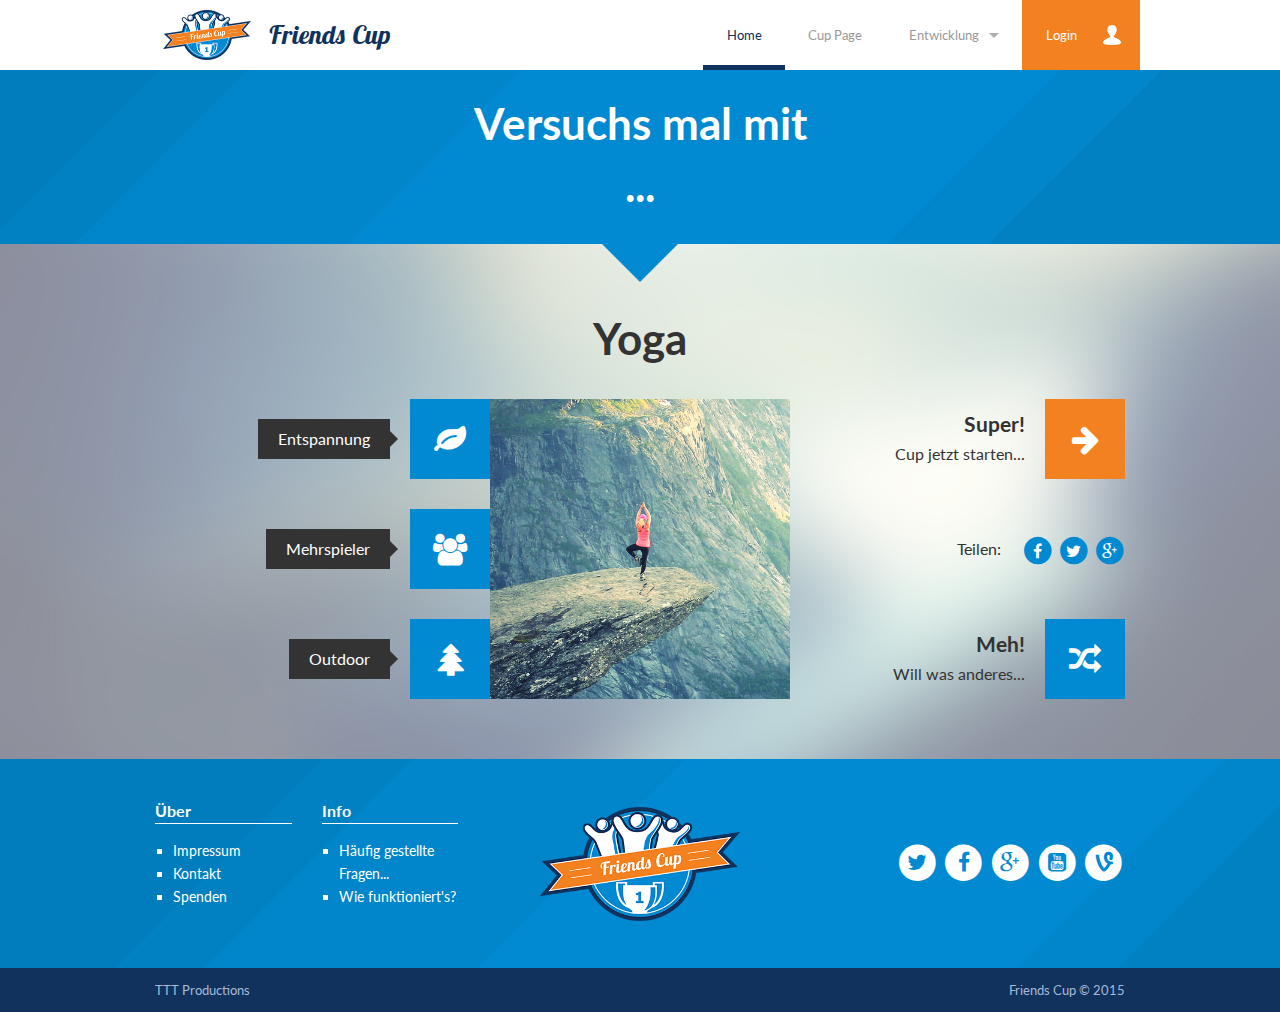
<file: Foundation Sass/find-new.html>
<!doctype html>
<html class="no-js" lang="en">

<head>
    <meta charset="utf-8" />
    <meta name="viewport" content="width=device-width, initial-scale=1.0" />
    <title>Friends Cup</title>
    <link rel="stylesheet" href="fonts/font-awesome-4.3.0/css/font-awesome.min.css" />
    <link href='http://fonts.googleapis.com/css?family=Lato:400,700,400italic,700italic|Raleway:700,400|Open+Sans:400italic,700italic,400,700|Lobster+Two:400,400italic,700,700italic' rel='stylesheet' type='text/css'>
    <link rel="stylesheet" href="css/app.css" />
    <script src="bower_components/modernizr/modernizr.js"></script>
</head>

<body>
    <!-- BEGIN - Login Modal -->
    <div id="login-modal" class="reveal-modal" data-reveal>
        <h2>Login</h2>
        <form>
            <label>Username
                <input type="text" />
            </label>
            <label>Password
                <input type="password" />
            </label>
        </form>
        <a href="cup-page.html" class="button small expand">Login</a>
        
        <a class="close-reveal-modal"><i class="fa fa-times"></i></a>
    </div>
    <!-- END - Login Modal -->
    
    <!-- BEGIN - Navigation -->
    <div class="contain-to-grid">
        <nav class="top-bar" data-topbar>
            <ul class="title-area">
                <li class="name"><h1><a href="index.html">Friends Cup</a></h1></li>
                <li class="toggle-topbar menu-icon"><a href="#"><span></span></a></li>
            </ul>
            
            <section class="top-bar-section">
                <ul class="right">
                    <li class="active"><a href="index.html">Home</a></li>
                    <li><a href="cup-page.html">Cup Page</a></li>
                    <li class="has-dropdown">
                        <a href="#">Entwicklung</a>
                        <ul class="dropdown">
                            <li><a href="how-it-works.html">7 Schritte</a></li>
                            <li><a href="find-new.html">Mir is fad</a></li>
                            <li class="divider"></li>
                            <li><a href="all-elements.html">Foundation UI</a></li>
                            <li><label>Tests</label></li>
                            <li><a href="fonttest.html">Typografie</a></li>
                            <li><a href="formtest.html">Formulare</a></li>
                        </ul>
                    </li>
                    <li class="hide-for-mobile-nav-only login-button-not-mobile"><a href="#" data-reveal-id="login-modal">Login</a></li>
                </ul>
            </section>
        </nav>
    </div>
    
    <a href="#" class="button alert show-for-mobile-nav-only login-button-mobile" data-reveal-id="login-modal">Login</a>
    <!-- END - Navigation -->

    <!-- BEGIN - Content -->
    <div class="bg-image-arrow-panel">
        <div class="row">
            <div class="small-12 columns">
                <h1 class="fn-header">Versuchs mal mit <br /> ...</h1>
            </div>
        </div>
    </div>
    <div class="fn-container">
        <img id="fn-bg-image" src="img/find-new/big-blurred.jpg" alt="climbing" />
        <div class="panel-extra-padding">
            <div class="row">
                <div class="small-12 columns">
                    <h1 class="fn-name">Yoga</h1>
                    <div class="fn-wrapper">
                        <img class="fn-image" src="img/find-new/small.jpg" alt="climbing" />
                        <div class="fn-square-first">
                            <i class="fa fa-leaf"></i>
                            <div class="fn-square-tooltip">Entspannung</div>
                        </div>
                        <div class="fn-square-second">
                            <i class="fa fa-users"></i>
                            <div class="fn-square-tooltip">Mehrspieler</div>
                        </div>
                        <div class="fn-square-third">
                            <i class="fa fa-tree"></i>
                            <div class="fn-square-tooltip">Outdoor</div>
                        </div>
                        <a href="#" class="fn-next-start-cup">
                            <div class="fn-next-header">Super!</div>
                            <div class="fn-next-subheader">Cup jetzt starten...</div>
                            <div class="fn-next-icon"><i class="fa fa-arrow-right"></i></div>
                        </a>
                        <a href="#" class="fn-next-ch">
                            <div class="fn-next-header">Meh!</div>
                            <div class="fn-next-subheader">Will was anderes...</div>
                            <div class="fn-next-icon"><i class="fa fa-random"></i></div>
                        </a>
                        <div class="fn-share-ch">
                            Teilen: &nbsp; &nbsp;
                            <a href="#" class="fa-stack">
                                <i class="fa fa-circle fa-stack-2x"></i>
                                <i class="fa fa-facebook fa-stack-1x fa-inverse"></i>
                            </a>
                            <a href="#" class="fa-stack">
                                <i class="fa fa-circle fa-stack-2x"></i>
                                <i class="fa fa-twitter fa-stack-1x fa-inverse"></i>
                            </a>
                            <a href="#" class="fa-stack">
                                <i class="fa fa-circle fa-stack-2x"></i>
                                <i class="fa fa-google-plus fa-stack-1x fa-inverse"></i>
                            </a>
                        </div>
                    </div>
                </div>
            </div>
        </div>
    </div>
    <!-- END - Content -->
    
    <!-- BEGIN - Footer -->
    <div class="footer">
        <div class="row">
            <div class="small-12 medium-4 medium-push-8 columns social-links">
                <div class="flex-center">
                    <a href="#">
                        <span class="fa-stack fa-lg">
                            <i class="fa fa-circle fa-stack-2x"></i>
                            <i class="fa fa-twitter fa-stack-1x fa-inverse"></i>
                        </span>
                    </a>
                    <a href="#">
                        <span class="fa-stack fa-lg">
                            <i class="fa fa-circle fa-stack-2x"></i>
                            <i class="fa fa-facebook fa-stack-1x fa-inverse"></i>
                        </span>
                    </a>
                    <a href="#">
                        <span class="fa-stack fa-lg">
                            <i class="fa fa-circle fa-stack-2x"></i>
                            <i class="fa fa-google-plus fa-stack-1x fa-inverse"></i>
                        </span>
                    </a>
                    <a href="#">
                        <span class="fa-stack fa-lg">
                            <i class="fa fa-circle fa-stack-2x"></i>
                            <i class="fa fa-youtube-square fa-stack-1x fa-inverse"></i>
                        </span>
                    </a>
                    <a href="#">
                        <span class="fa-stack fa-lg">
                            <i class="fa fa-circle fa-stack-2x"></i>
                            <i class="fa fa-vine fa-stack-1x fa-inverse"></i>
                        </span>
                    </a>
                </div>
            </div>
            <div class="small-12 medium-4 columns logo-container">
                <div class="flex-center">
                    <img src="img/logo.png" />
                </div>
            </div>
            <div class="small-12 medium-2 medium-pull-8 columns">
                <div class="footer-header">Über</div>
                <ul class="square footer-links">
                    <li><a href="impressum.html">Impressum</a></li>
                    <li><a href="#">Kontakt</a></li>
                    <li><a href="#">Spenden</a></li>
                </ul>
            </div>
            <div class="small-12 medium-2 medium-pull-8 columns">
                <div class="footer-header">Info</div>
                <ul class="square footer-links">
                    <li><a href="how-it-works.html">Häufig gestellte Fragen...</a></li>
                    <li><a href="how-it-works.html">Wie funktioniert's?</a></li>
                </ul>
            </div>
        </div>
    </div>
    <div class="footer-bottom">
        <div class="row">
            <div class="small-6 columns">
                TTT Productions
            </div>
            <div class="small-6 columns text-right">
                Friends Cup &copy; 2015
            </div>
        </div>
    </div>
    <!-- END - Footer -->

    <script src="bower_components/jquery/dist/jquery.js"></script>
    <script src="bower_components/fastclick/lib/fastclick.js"></script>
    <script src="bower_components/foundation/js/foundation.min.js"></script>
    <!--<script src="js/blur.js"></script>-->
    <script src="js/app.js"></script>
</body>

</html>
</file>
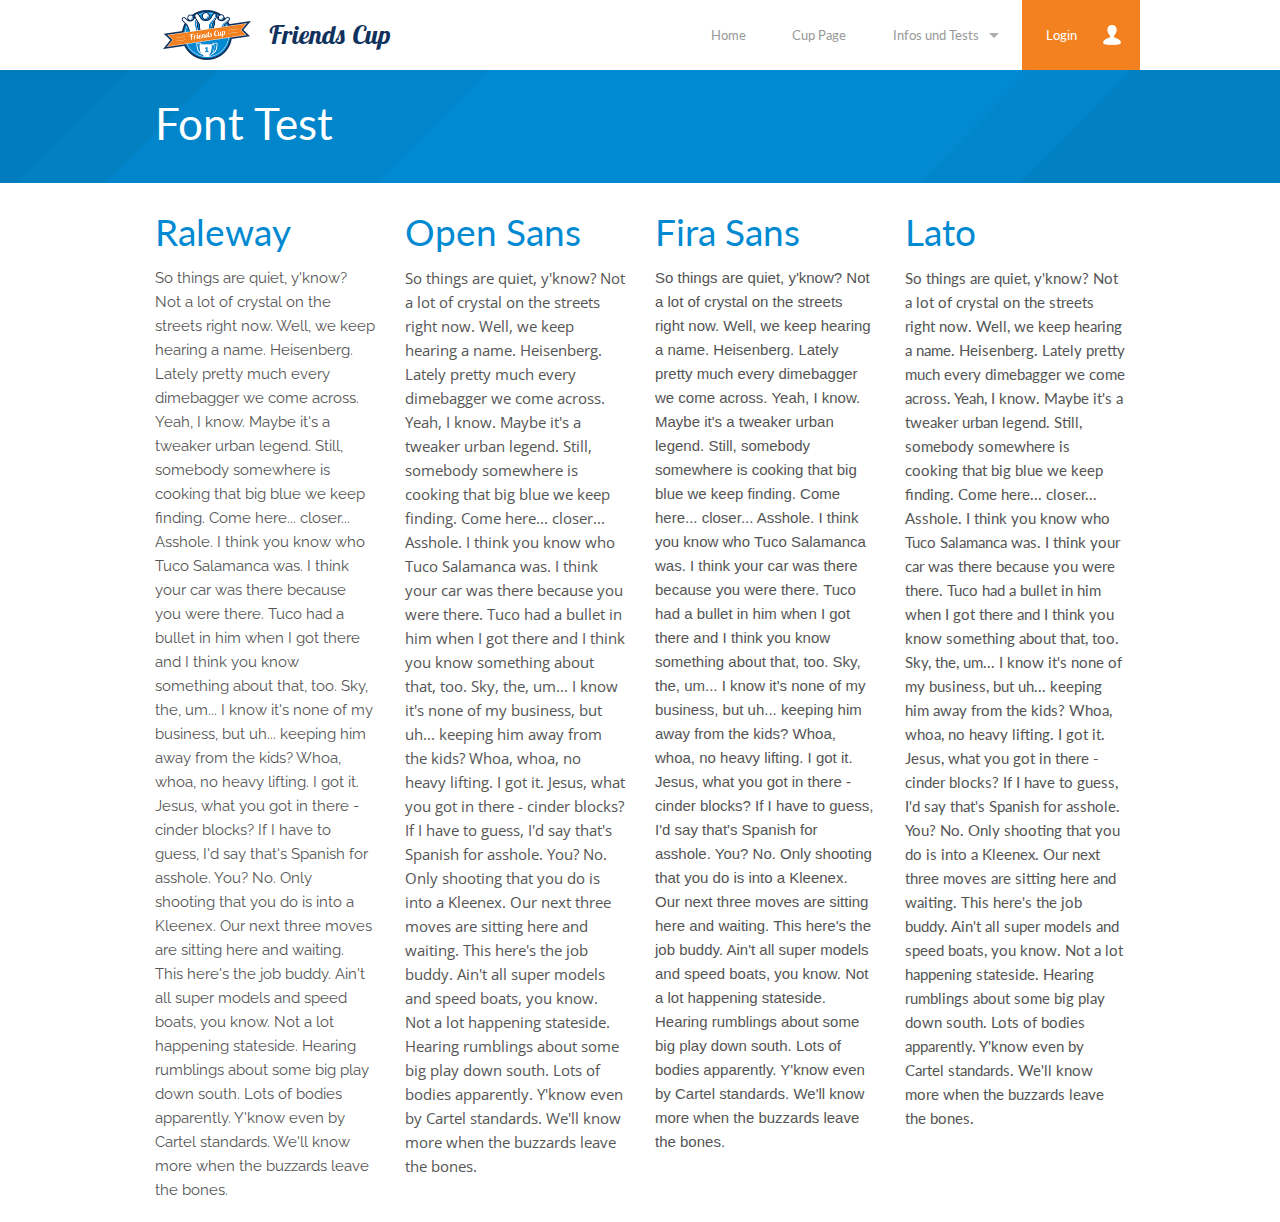
<file: Foundation Sass/fonttest.html>
<!doctype html>
<html class="no-js" lang="en">

<head>
    <meta charset="utf-8" />
    <meta name="viewport" content="width=device-width, initial-scale=1.0" />
    <title>Friends Cup</title>
    <link rel="stylesheet" href="fonts/font-awesome-4.3.0/css/font-awesome.min.css" />
    <link href='http://fonts.googleapis.com/css?family=Lato:400,700,400italic,700italic|Raleway:700,400|Open+Sans:400italic,700italic,400,700|Lobster+Two:400,400italic,700,700italic' rel='stylesheet' type='text/css'>
    <link rel="stylesheet" href="css/app.css" />
    <script src="bower_components/modernizr/modernizr.js"></script>
</head>

<body>
    <!-- BEGIN - Login Modal -->
    <div id="login-modal" class="reveal-modal" data-reveal>
        <h2>Login</h2>
        <form>
            <label>Username
                <input type="text" />
            </label>
            <label>Password
                <input type="password" />
            </label>
        </form>
        <a href="#" class="button small expand">Login</a>
        
        <a class="close-reveal-modal"><i class="fa fa-times"></i></a>
    </div>
    <!-- END - Login Modal -->
    
    <!-- BEGIN - Navigation -->
    <div class="contain-to-grid">
        <nav class="top-bar" data-topbar>
            <ul class="title-area">
                <li class="name"><h1><a href="index.html">Friends Cup</a></h1></li>
                <li class="toggle-topbar menu-icon"><a href="#"><span></span></a></li>
            </ul>
            
            <section class="top-bar-section">
                <ul class="right">
                    <li><a href="index.html">Home</a></li>
                    <li><a href="cup-page.html">Cup Page</a></li>
                    <li class="has-dropdown">
                        <a href="#">Infos und Tests</a>
                        <ul class="dropdown">
                            <li><a href="how-it-works.html">7 Schritte</a></li>
                            <li><a href="find-new.html">Mir is fad</a></li>
                            <li class="divider"></li>
                            <li><a href="all-elements.html">Foundation UI</a></li>
                            <li><label>Tests</label></li>
                            <li><a href="fonttest.html">Typografie</a></li>
                            <li><a href="formtest.html">Formulare</a></li>
                        </ul>
                    </li>
                    <li class="hide-for-mobile-nav-only login-button-not-mobile"><a href="#"  data-reveal-id="login-modal">Login</a></li>
                </ul>
            </section>
        </nav>
    </div>
    
    <a href="#" class="button alert show-for-mobile-nav-only login-button-mobile" data-reveal-id="login-modal">Login</a>
    <!-- END - Navigation -->
    
    <!-- BEGIN - Content -->
    <div class="bg-image-panel">
        <div class="row">
            <div class="small-12 columns">
                <h1>Font Test</h1>
            </div>
        </div>
    </div>
    <div class="row">
        <div class="small-12 large-3 columns">
            <h2>Raleway</h2>
            <p style="font-family: 'Raleway', sans-serif;">
                So things are quiet, y'know? Not a lot of crystal on the streets right now. Well, we keep hearing a name. Heisenberg. Lately pretty much every dimebagger we come across. Yeah, I know. Maybe it's a tweaker urban legend. Still, somebody somewhere is cooking that big blue we keep finding. Come here... closer... Asshole.
                I think you know who Tuco Salamanca was. I think your car was there because you were there. Tuco had a bullet in him when I got there and I think you know something about that, too. 
                Sky, the, um... I know it's none of my business, but uh... keeping him away from the kids? Whoa, whoa, no heavy lifting. I got it. Jesus, what you got in there - cinder blocks? If I have to guess, I'd say that's Spanish for asshole. You? No. Only shooting that you do is into a Kleenex. 
                Our next three moves are sitting here and waiting. This here's the job buddy. Ain't all super models and speed boats, you know. Not a lot happening stateside. Hearing rumblings about some big play down south. Lots of bodies apparently. Y'know even by Cartel standards. We'll know more when the buzzards leave the bones. 
            </p>
        </div>
        <div class="small-12 large-3 columns">
            <h2>Open Sans</h2>
            <p style="font-family: 'Open Sans', sans-serif;">
                So things are quiet, y'know? Not a lot of crystal on the streets right now. Well, we keep hearing a name. Heisenberg. Lately pretty much every dimebagger we come across. Yeah, I know. Maybe it's a tweaker urban legend. Still, somebody somewhere is cooking that big blue we keep finding. Come here... closer... Asshole.
                I think you know who Tuco Salamanca was. I think your car was there because you were there. Tuco had a bullet in him when I got there and I think you know something about that, too. 
                Sky, the, um... I know it's none of my business, but uh... keeping him away from the kids? Whoa, whoa, no heavy lifting. I got it. Jesus, what you got in there - cinder blocks? If I have to guess, I'd say that's Spanish for asshole. You? No. Only shooting that you do is into a Kleenex. 
                Our next three moves are sitting here and waiting. This here's the job buddy. Ain't all super models and speed boats, you know. Not a lot happening stateside. Hearing rumblings about some big play down south. Lots of bodies apparently. Y'know even by Cartel standards. We'll know more when the buzzards leave the bones. 
            </p>
        </div>
        <div class="small-12 large-3 columns">
            <h2>Fira Sans</h2>
            <p style="font-family: 'Fira Sans', sans-serif;">
                So things are quiet, y'know? Not a lot of crystal on the streets right now. Well, we keep hearing a name. Heisenberg. Lately pretty much every dimebagger we come across. Yeah, I know. Maybe it's a tweaker urban legend. Still, somebody somewhere is cooking that big blue we keep finding. Come here... closer... Asshole.
                I think you know who Tuco Salamanca was. I think your car was there because you were there. Tuco had a bullet in him when I got there and I think you know something about that, too. 
                Sky, the, um... I know it's none of my business, but uh... keeping him away from the kids? Whoa, whoa, no heavy lifting. I got it. Jesus, what you got in there - cinder blocks? If I have to guess, I'd say that's Spanish for asshole. You? No. Only shooting that you do is into a Kleenex. 
                Our next three moves are sitting here and waiting. This here's the job buddy. Ain't all super models and speed boats, you know. Not a lot happening stateside. Hearing rumblings about some big play down south. Lots of bodies apparently. Y'know even by Cartel standards. We'll know more when the buzzards leave the bones. 
            </p>
        </div>
        <div class="small-12 large-3 columns">
            <h2>Lato</h2>
            <p style="font-family: 'Lato', sans-serif;">
                So things are quiet, y'know? Not a lot of crystal on the streets right now. Well, we keep hearing a name. Heisenberg. Lately pretty much every dimebagger we come across. Yeah, I know. Maybe it's a tweaker urban legend. Still, somebody somewhere is cooking that big blue we keep finding. Come here... closer... Asshole.
                I think you know who Tuco Salamanca was. I think your car was there because you were there. Tuco had a bullet in him when I got there and I think you know something about that, too. 
                Sky, the, um... I know it's none of my business, but uh... keeping him away from the kids? Whoa, whoa, no heavy lifting. I got it. Jesus, what you got in there - cinder blocks? If I have to guess, I'd say that's Spanish for asshole. You? No. Only shooting that you do is into a Kleenex. 
                Our next three moves are sitting here and waiting. This here's the job buddy. Ain't all super models and speed boats, you know. Not a lot happening stateside. Hearing rumblings about some big play down south. Lots of bodies apparently. Y'know even by Cartel standards. We'll know more when the buzzards leave the bones. 
            </p>
        </div>
    </div>
    <!-- END - Content -->

    <script src="bower_components/jquery/dist/jquery.min.js"></script>
    <script src="bower_components/fastclick/lib/fastclick.js"></script>
    <script src="bower_components/foundation/js/foundation.min.js"></script>
    <script src="js/app.js"></script>
</body>

</html>
</file>
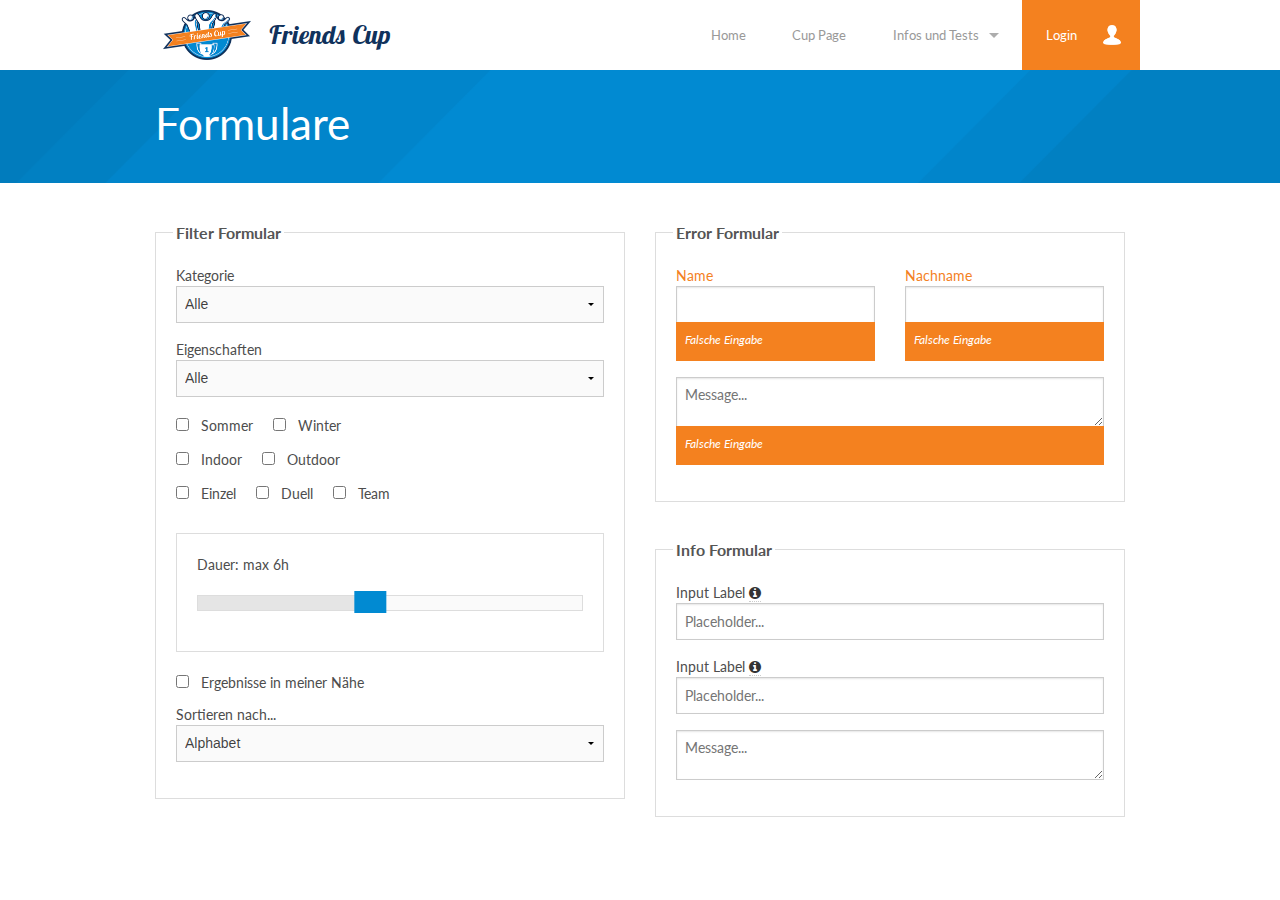
<file: Foundation Sass/formtest.html>
<!doctype html>
<html class="no-js" lang="en">

<head>
    <meta charset="utf-8" />
    <meta name="viewport" content="width=device-width, initial-scale=1.0" />
    <title>Friends Cup</title>
    <link rel="stylesheet" href="fonts/font-awesome-4.3.0/css/font-awesome.min.css" />
    <link href='http://fonts.googleapis.com/css?family=Lato:400,700,400italic,700italic|Raleway:700,400|Open+Sans:400italic,700italic,400,700|Lobster+Two:400,400italic,700,700italic' rel='stylesheet' type='text/css'>
    <link rel="stylesheet" href="css/app.css" />
    <script src="bower_components/modernizr/modernizr.js"></script>
</head>

<body>
    <!-- BEGIN - Login Modal -->
    <div id="login-modal" class="reveal-modal" data-reveal>
        <h2>Login</h2>
        <form>
            <label>Username
                <input type="text" />
            </label>
            <label>Password
                <input type="password" />
            </label>
        </form>
        <a href="#" class="button small expand">Login</a>
        
        <a class="close-reveal-modal"><i class="fa fa-times"></i></a>
    </div>
    <!-- END - Login Modal -->
    
    <!-- BEGIN - Navigation -->
    <div class="contain-to-grid">
        <nav class="top-bar" data-topbar>
            <ul class="title-area">
                <li class="name"><h1><a href="index.html">Friends Cup</a></h1></li>
                <li class="toggle-topbar menu-icon"><a href="#"><span></span></a></li>
            </ul>
            
            <section class="top-bar-section">
                <ul class="right">
                    <li><a href="index.html">Home</a></li>
                    <li><a href="cup-page.html">Cup Page</a></li>
                    <li class="has-dropdown">
                        <a href="#">Infos und Tests</a>
                        <ul class="dropdown">
                            <li><a href="how-it-works.html">7 Schritte</a></li>
                            <li><a href="find-new.html">Mir is fad</a></li>
                            <li class="divider"></li>
                            <li><a href="all-elements.html">Foundation UI</a></li>
                            <li><label>Tests</label></li>
                            <li><a href="fonttest.html">Typografie</a></li>
                            <li><a href="formtest.html">Formulare</a></li>
                        </ul>
                    </li>
                    <li class="hide-for-mobile-nav-only login-button-not-mobile"><a href="#"  data-reveal-id="login-modal">Login</a></li>
                </ul>
            </section>
        </nav>
    </div>
    
    <a href="#" class="button alert show-for-mobile-nav-only login-button-mobile" data-reveal-id="login-modal">Login</a>
    <!-- END - Navigation -->
    
    <!-- BEGIN - Content -->
    <div class="bg-image-panel">
        <div class="row">
            <div class="small-12 columns">
                <h1>Formulare</h1>
            </div>
        </div>
    </div>
    <div class="row">
        <div class="small-12 medium-6 columns">
            <form>
                <fieldset>
                    <legend>Filter Formular</legend>
                    
                    <label>Kategorie</label>
                    <select>
                        <option value="all">Alle</option>
                        <option value="ausdauer">Ausdauersport</option>
                        <option value="alpin">Alpinsport</option>
                        <option value="ball">Ballsport</option>
                    </select>
                    
                    <label>Eigenschaften</label>
                    <select>
                        <option value="alle">Alle</option>
                        <option value="adrenalin">Adrenalinjunkie</option>
                        <option value="leicht">Leicht</option>
                    </select>
                    
                    <div class="row">
                        <div class="small-12 columns">
                            <input id="cbx-sommer" type="checkbox">
                            <label for="cbx-sommer">Sommer</label>
                            <input id="cbx-winter" type="checkbox">
                            <label for="cbx-winter">Winter</label>
                        </div>
                    </div>
                    
                    <div class="row">
                        <div class="small-12 columns">
                            <input id="cbx-indoor" type="checkbox">
                            <label for="cbx-indoor">Indoor</label>
                            <input id="cbx-outdoor" type="checkbox">
                            <label for="cbx-outdoor">Outdoor</label>
                        </div>
                    </div>
                    
                    <div class="row">
                        <div class="small-12 columns">
                            <input id="cbx-einzel" type="checkbox">
                            <label for="cbx-einzel">Einzel</label>
                            <input id="cbx-duell" type="checkbox">
                            <label for="cbx-duell">Duell</label>
                            <input id="cbx-team" type="checkbox">
                            <label for="cbx-team">Team</label>
                        </div>
                    </div>
                    
                    <fieldset>
                        <label id="sliderLabel">Dauer: max 6h</label>
                        <div class="range-slider" data-slider data-options="start: 1; end: 10;">
                            <span class="range-slider-handle" role="slider" tabindex="0" aria-labelledby="sliderLabel"></span>
                            <span class="range-slider-active-segment"></span>
                            <input type="hidden">
                        </div>
                    </fieldset>
                    
                    <input id="cbx-near" type="checkbox">
                    <label for="cbx-near">Ergebnisse in meiner Nähe</label>
                    
                    <label>Sortieren nach...</label>
                    <select>
                        <option value="alphabet">Alphabet</option>
                        <option value="beliebtheit">Beliebtheit</option>
                    </select>
                </fieldset>
            </form>
        </div>
        <div class="small-12 medium-6 columns">
            <form>
                <fieldset>
                    <legend>Error Formular</legend>
                    <div class="row">
                        <div class="large-6 columns">
                            <label class="error">Name
                                <input type="text" class="error" />
                            </label>
                            <small class="error">Falsche Eingabe</small>
                        </div>
                        <div class="large-6 columns error">
                            <label>Nachname
                                <input type="text" />
                            </label>
                            <small class="error">Falsche Eingabe</small>
                        </div>
                    </div>
                    <textarea class="error" placeholder="Message..."></textarea>
                    <small class="error">Falsche Eingabe</small>
                </fieldset>
            </form>
        </div>
        <div class="small-12 medium-6 columns">
            <form>
                <fieldset>
                    <legend>Info Formular</legend>
                    
                    <label>Input Label <span data-tooltip aria-haspopup="true" class="has-tip tip-right" title="Tooltips are awesome, you should totally use them!"><i class="fa fa-info-circle"></i></span>
                        <input type="text" placeholder="Placeholder..." />
                    </label>
                    
                    <label>Input Label <span data-tooltip aria-haspopup="true" class="has-tip tip-right" title="Tooltips are awesome, you should totally use them!"><i class="fa fa-info-circle"></i></span>
                        <input type="text" placeholder="Placeholder..." />
                    </label>

                    <textarea placeholder="Message..."></textarea>
                </fieldset>
            </form>
        </div>
    </div>
    <!-- END - Content -->

    <script src="bower_components/jquery/dist/jquery.min.js"></script>
    <script src="bower_components/fastclick/lib/fastclick.js"></script>
    <script src="bower_components/foundation/js/foundation.min.js"></script>
    <script src="js/app.js"></script>
</body>

</html>
</file>
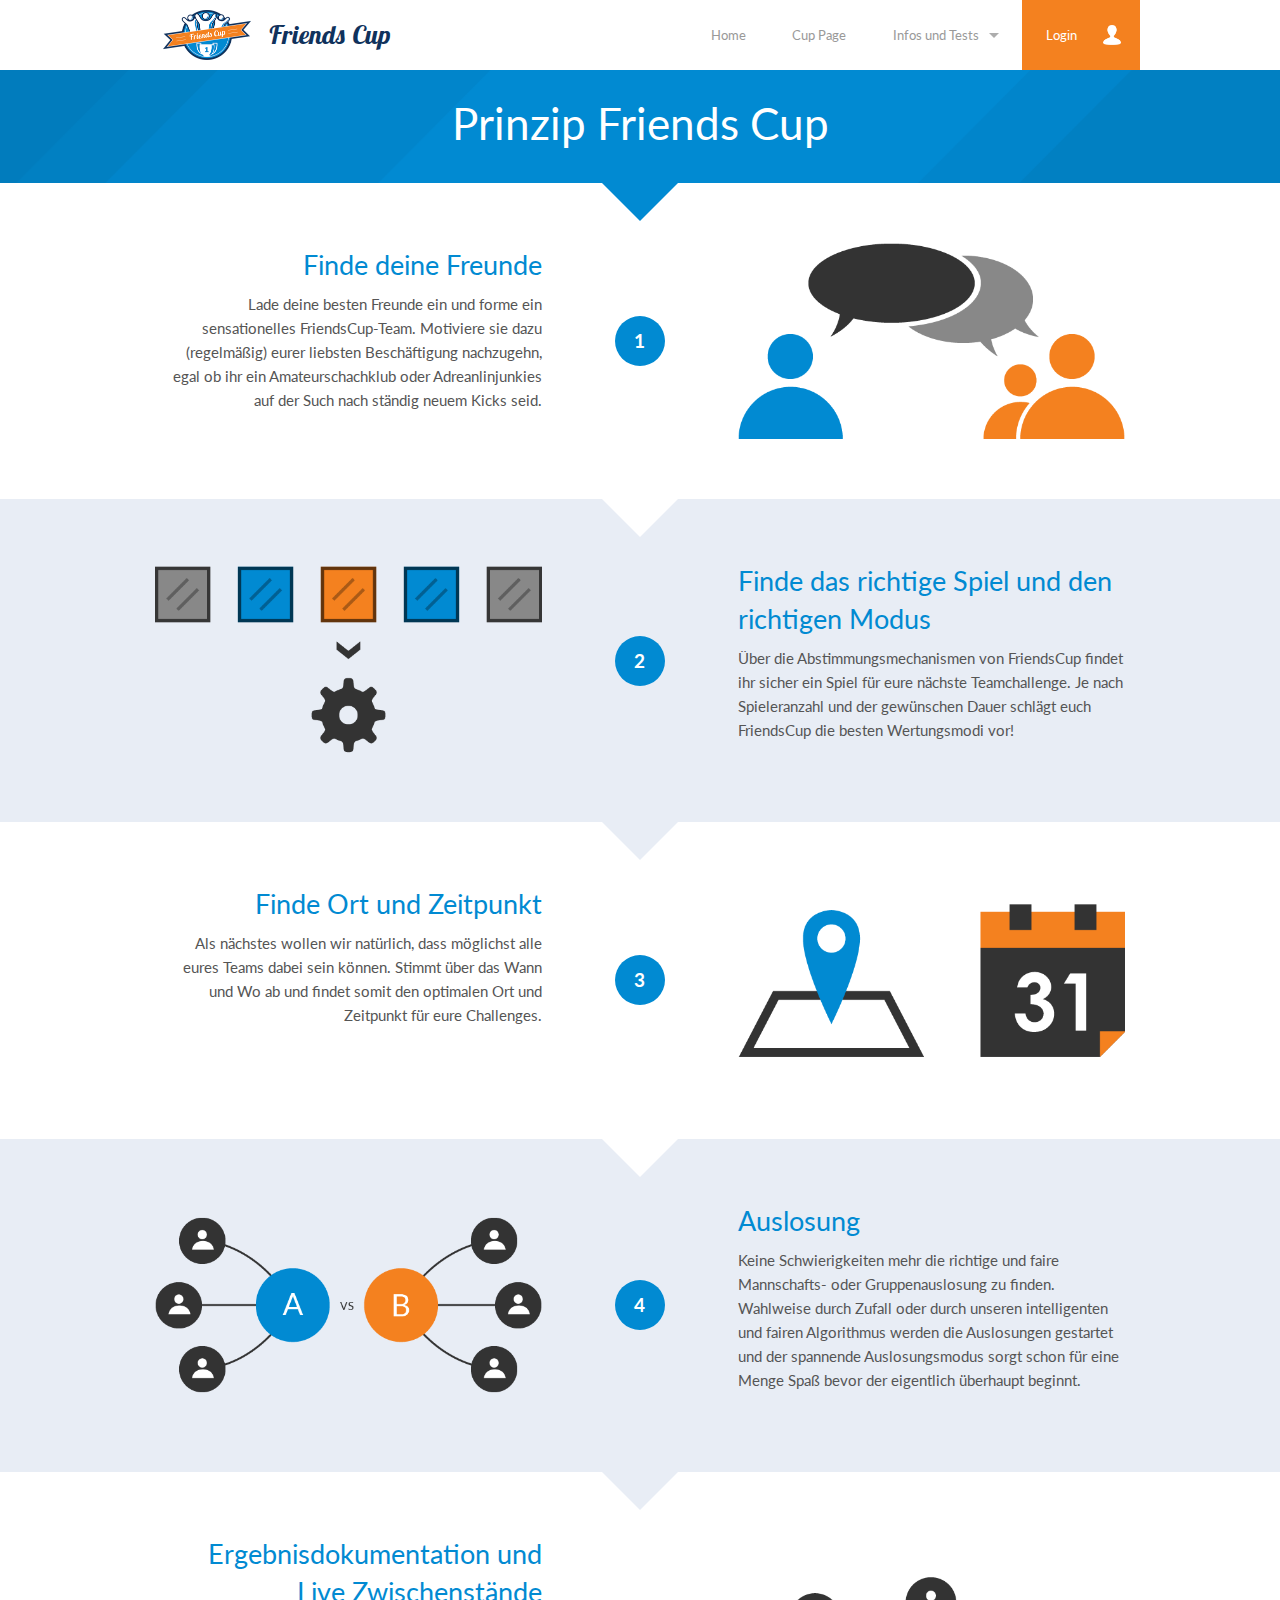
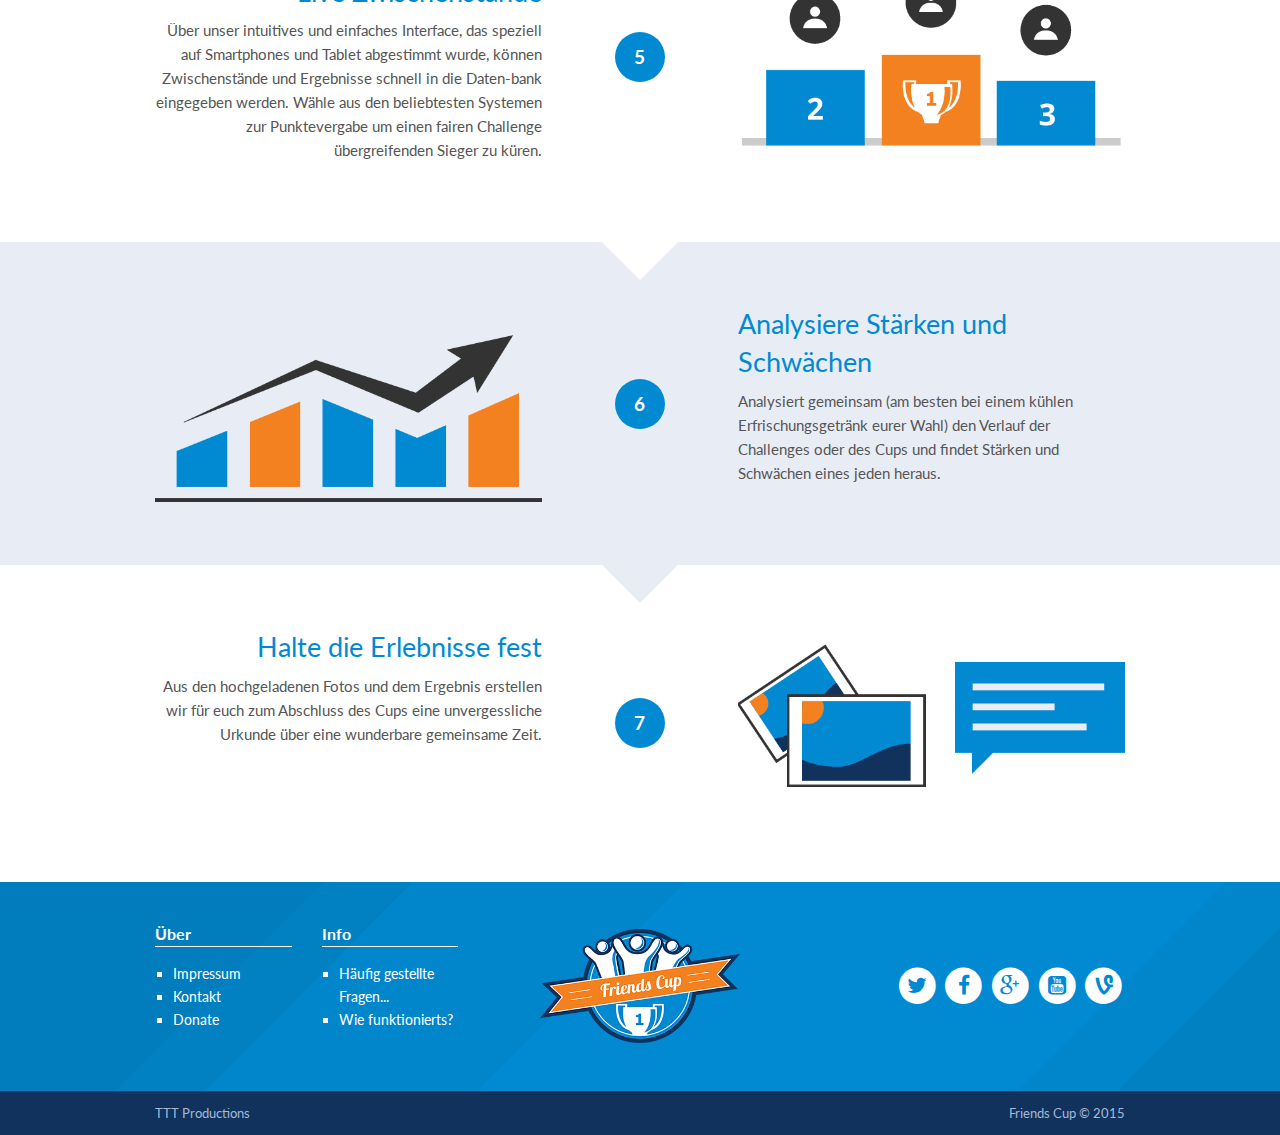
<file: Foundation Sass/how-it-works.html>
<!doctype html>
<html class="no-js" lang="en">

<head>
    <meta charset="utf-8" />
    <meta name="viewport" content="width=device-width, initial-scale=1.0" />
    <title>Friends Cup</title>
    <link rel="stylesheet" href="fonts/font-awesome-4.3.0/css/font-awesome.min.css" />
    <link href='http://fonts.googleapis.com/css?family=Lato:400,700,400italic,700italic|Raleway:700,400|Open+Sans:400italic,700italic,400,700|Lobster+Two:400,400italic,700,700italic' rel='stylesheet' type='text/css'>
    <link rel="stylesheet" href="css/app.css" />
    <script src="bower_components/modernizr/modernizr.js"></script>
</head>

<body>
    <!-- BEGIN - Login Modal -->
    <div id="login-modal" class="reveal-modal" data-reveal>
        <h2>Login</h2>
        <form>
            <label>Username
                <input type="text" />
            </label>
            <label>Password
                <input type="password" />
            </label>
        </form>
        <a href="#" class="button small expand">Login</a>
        
        <a class="close-reveal-modal"><i class="fa fa-times"></i></a>
    </div>
    <!-- END - Login Modal -->
    
    <!-- BEGIN - Navigation -->
    <div class="contain-to-grid">
        <nav class="top-bar" data-topbar>
            <ul class="title-area">
                <li class="name"><h1><a href="index.html">Friends Cup</a></h1></li>
                <li class="toggle-topbar menu-icon"><a href="#"><span></span></a></li>
            </ul>
            
            <section class="top-bar-section">
                <ul class="right">
                    <li><a href="index.html">Home</a></li>
                    <li><a href="cup-page.html">Cup Page</a></li>
                    <li class="has-dropdown">
                        <a href="#">Infos und Tests</a>
                        <ul class="dropdown">
                            <li><a href="how-it-works.html">7 Schritte</a></li>
                            <li><a href="find-new.html">Mir is fad</a></li>
                            <li class="divider"></li>
                            <li><a href="all-elements.html">Foundation UI</a></li>
                            <li><label>Tests</label></li>
                            <li><a href="fonttest.html">Typografie</a></li>
                            <li><a href="formtest.html">Formulare</a></li>
                        </ul>
                    </li>
                    <li class="hide-for-mobile-nav-only login-button-not-mobile"><a href="#"  data-reveal-id="login-modal">Login</a></li>
                </ul>
            </section>
        </nav>
    </div>
    
    <a href="#" class="button alert show-for-mobile-nav-only login-button-mobile" data-reveal-id="login-modal">Login</a>
    <!-- END - Navigation -->
    
    <!-- BEGIN - Content -->
    <div class="bg-image-arrow-panel">
        <div class="row">
            <div class="small-12 columns">
                <h1 class="text-center">Prinzip Friends Cup</h1>
            </div>
        </div>
    </div>
    <div class="bg-white-arrow-panel panel-extra-padding">
        <div class="row op-explain-section">
            <div class="small-12 medium-2 medium-push-5 columns op-explain-v-center">
                <div class="op-explain-step">
                    1
                </div>
            </div>
            <div class="small-12 medium-5 medium-pull-2 columns">
                <h3 class="small-only-text-center medium-text-right">Finde deine Freunde</h3>
                <p class="small-only-text-center medium-text-right">
                    Lade deine besten Freunde ein und forme ein sensationelles FriendsCup-Team.
                    Motiviere sie dazu (regelmäßig) eurer liebsten Beschäftigung nachzugehn,
                    egal ob ihr ein Amateurschachklub oder Adreanlinjunkies auf der Such nach
                    ständig neuem Kicks seid.
                </p>
            </div>
            <div class="small-12 medium-5 columns op-explain-v-center">
                <img src="img/one-page/1-find-friends.png" alt="illustration" />
            </div>
        </div>
    </div>
    <div class="bg-light-arrow-panel panel-extra-padding">
        <div class="row op-explain-section">
            <div class="small-12 medium-2 medium-push-5 columns op-explain-v-center">
                <div class="op-explain-step">
                    2
                </div>
            </div>
            <div class="small-12 medium-5 medium-push-5 columns">
                <h3 class="small-only-text-center">Finde das richtige Spiel und den richtigen Modus</h3>
                <p class="small-only-text-center">
                    Über die Abstimmungsmechanismen von FriendsCup findet ihr sicher ein Spiel für eure nächste
                    Teamchallenge. Je nach Spieleranzahl und der gewünschen Dauer schlägt euch FriendsCup die
                    besten Wertungsmodi vor!
                </p>
            </div>
            <div class="small-12 medium-5 medium-pull-7 columns op-explain-v-center">
                <img src="img/one-page/2-game-and-mode.png" alt="illustration" />
            </div>
        </div>
    </div>
    <div class="bg-white-arrow-panel panel-extra-padding">
        <div class="row op-explain-section">
            <div class="small-12 medium-2 medium-push-5 columns op-explain-v-center">
                <div class="op-explain-step">
                    3
                </div>
            </div>
            <div class="small-12 medium-5 medium-pull-2 columns">
                <h3 class="small-only-text-center medium-text-right">Finde Ort und Zeitpunkt</h3>
                <p class="small-only-text-center medium-text-right">
                    Als nächstes wollen wir natürlich, dass möglichst alle eures Teams dabei sein können.
                    Stimmt über das Wann und Wo ab und findet somit den optimalen Ort und Zeitpunkt für
                    eure Challenges.
                </p>
            </div>
            <div class="small-12 medium-5 columns op-explain-v-center">
                <img src="img/one-page/3-location-and-time.png" alt="illustration" />
            </div>
        </div>
    </div>
    <div class="bg-light-arrow-panel panel-extra-padding">
        <div class="row op-explain-section">
            <div class="small-12 medium-2 medium-push-5 columns op-explain-v-center">
                <div class="op-explain-step">
                    4
                </div>
            </div>
            <div class="small-12 medium-5 medium-push-5 columns">
                <h3 class="small-only-text-center">Auslosung</h3>
                <p class="small-only-text-center">
                    Keine Schwierigkeiten mehr die richtige und faire Mannschafts- oder Gruppenauslosung
                    zu finden. Wahlweise durch Zufall oder durch unseren intelligenten und fairen Algorithmus
                    werden die Auslosungen gestartet und der spannende Auslosungsmodus sorgt schon für eine
                    Menge Spaß bevor der eigentlich überhaupt beginnt.
                </p>
            </div>
            <div class="small-12 medium-5 medium-pull-7 columns op-explain-v-center">
                <img src="img/one-page/4-assignment.png" alt="illustration" />
            </div>
        </div>
    </div>
    <div class="bg-white-arrow-panel panel-extra-padding">
        <div class="row op-explain-section">
            <div class="small-12 medium-2 medium-push-5 columns op-explain-v-center">
                <div class="op-explain-step">
                    5
                </div>
            </div>
            <div class="small-12 medium-5 medium-pull-2 columns">
                <h3 class="small-only-text-center medium-text-right">Ergebnisdokumentation und Live Zwischenstände</h3>
                <p class="small-only-text-center medium-text-right">
                    Über unser intuitives und einfaches Interface, das speziell auf Smartphones und Tablet
                    abgestimmt wurde, können Zwischenstände und Ergebnisse schnell in die Daten-bank eingegeben
                    werden. Wähle aus den beliebtesten Systemen zur Punktevergabe um einen fairen Challenge
                    übergreifenden Sieger zu küren.
                </p>
            </div>
            <div class="small-12 medium-5 columns op-explain-v-center">
                <img src="img/one-page/5-ranking.png" alt="illustration" />
            </div>
        </div>
    </div>
    <div class="bg-light-arrow-panel panel-extra-padding">
        <div class="row op-explain-section">
            <div class="small-12 medium-2 medium-push-5 columns op-explain-v-center">
                <div class="op-explain-step">
                    6
                </div>
            </div>
            <div class="small-12 medium-5 medium-push-5 columns">
                <h3 class="small-only-text-center">Analysiere Stärken und Schwächen</h3>
                <p class="small-only-text-center">
                    Analysiert gemeinsam (am besten bei einem kühlen Erfrischungsgetränk
                    eurer Wahl) den Verlauf der Challenges oder des Cups und findet Stärken
                    und Schwächen eines jeden heraus.
                </p>
            </div>
            <div class="small-12 medium-5 medium-pull-7 columns op-explain-v-center">
                <img src="img/one-page/6-graph.png" alt="illustration" />
            </div>
        </div>
    </div>
    <div class="bg-white-panel panel-extra-padding">
        <div class="row op-explain-section">
            <div class="small-12 medium-2 medium-push-5 columns op-explain-v-center">
                <div class="op-explain-step">
                    7
                </div>
            </div>
            <div class="small-12 medium-5 medium-pull-2 columns">
                <h3 class="small-only-text-center medium-text-right">Halte die Erlebnisse fest</h3>
                <p class="small-only-text-center medium-text-right">
                    Aus den hochgeladenen Fotos und dem Ergebnis erstellen wir für euch zum
                    Abschluss des Cups eine unvergessliche Urkunde über eine wunderbare gemeinsame
                    Zeit.
                </p>
            </div>
            <div class="small-12 medium-5 columns op-explain-v-center">
                <img src="img/one-page/7-images-and-comments.png" alt="illustration" />
            </div>
        </div>
    </div>
    <!-- END - Content -->
    
    <!-- BEGIN - Footer -->
    <div class="footer">
        <div class="row">
            <div class="small-12 medium-4 medium-push-8 columns social-links">
                <div class="flex-center">
                    <a href="#">
                        <span class="fa-stack fa-lg">
                            <i class="fa fa-circle fa-stack-2x"></i>
                            <i class="fa fa-twitter fa-stack-1x fa-inverse"></i>
                        </span>
                    </a>
                    <a href="#">
                        <span class="fa-stack fa-lg">
                            <i class="fa fa-circle fa-stack-2x"></i>
                            <i class="fa fa-facebook fa-stack-1x fa-inverse"></i>
                        </span>
                    </a>
                    <a href="#">
                        <span class="fa-stack fa-lg">
                            <i class="fa fa-circle fa-stack-2x"></i>
                            <i class="fa fa-google-plus fa-stack-1x fa-inverse"></i>
                        </span>
                    </a>
                    <a href="#">
                        <span class="fa-stack fa-lg">
                            <i class="fa fa-circle fa-stack-2x"></i>
                            <i class="fa fa-youtube-square fa-stack-1x fa-inverse"></i>
                        </span>
                    </a>
                    <a href="#">
                        <span class="fa-stack fa-lg">
                            <i class="fa fa-circle fa-stack-2x"></i>
                            <i class="fa fa-vine fa-stack-1x fa-inverse"></i>
                        </span>
                    </a>
                </div>
            </div>
            <div class="small-12 medium-4 columns logo-container">
                <div class="flex-center">
                    <img src="img/logo.png" alt="logo" />
                </div>
            </div>
            <div class="small-12 medium-2 medium-pull-8 columns">
                <div class="footer-header">Über</div>
                <ul class="square footer-links">
                    <li><a href="impressum.html">Impressum</a></li>
                    <li><a href="#">Kontakt</a></li>
                    <li><a href="#">Donate</a></li>
                </ul>
            </div>
            <div class="small-12 medium-2 medium-pull-8 columns">
                <div class="footer-header">Info</div>
                <ul class="square footer-links">
                    <li><a href="#">Häufig gestellte Fragen...</a></li>
                    <li><a href="#">Wie funktionierts?</a></li>
                </ul>
            </div>
        </div>
    </div>
    <div class="footer-bottom">
        <div class="row">
            <div class="small-6 columns">
                TTT Productions
            </div>
            <div class="small-6 columns text-right">
                Friends Cup &copy; 2015
            </div>
        </div>
    </div>
    <!-- END - Footer -->

    <script src="bower_components/jquery/dist/jquery.min.js"></script>
    <script src="bower_components/fastclick/lib/fastclick.js"></script>
    <script src="bower_components/foundation/js/foundation.min.js"></script>
    <script src="js/app.js"></script>
</body>

</html>
</file>
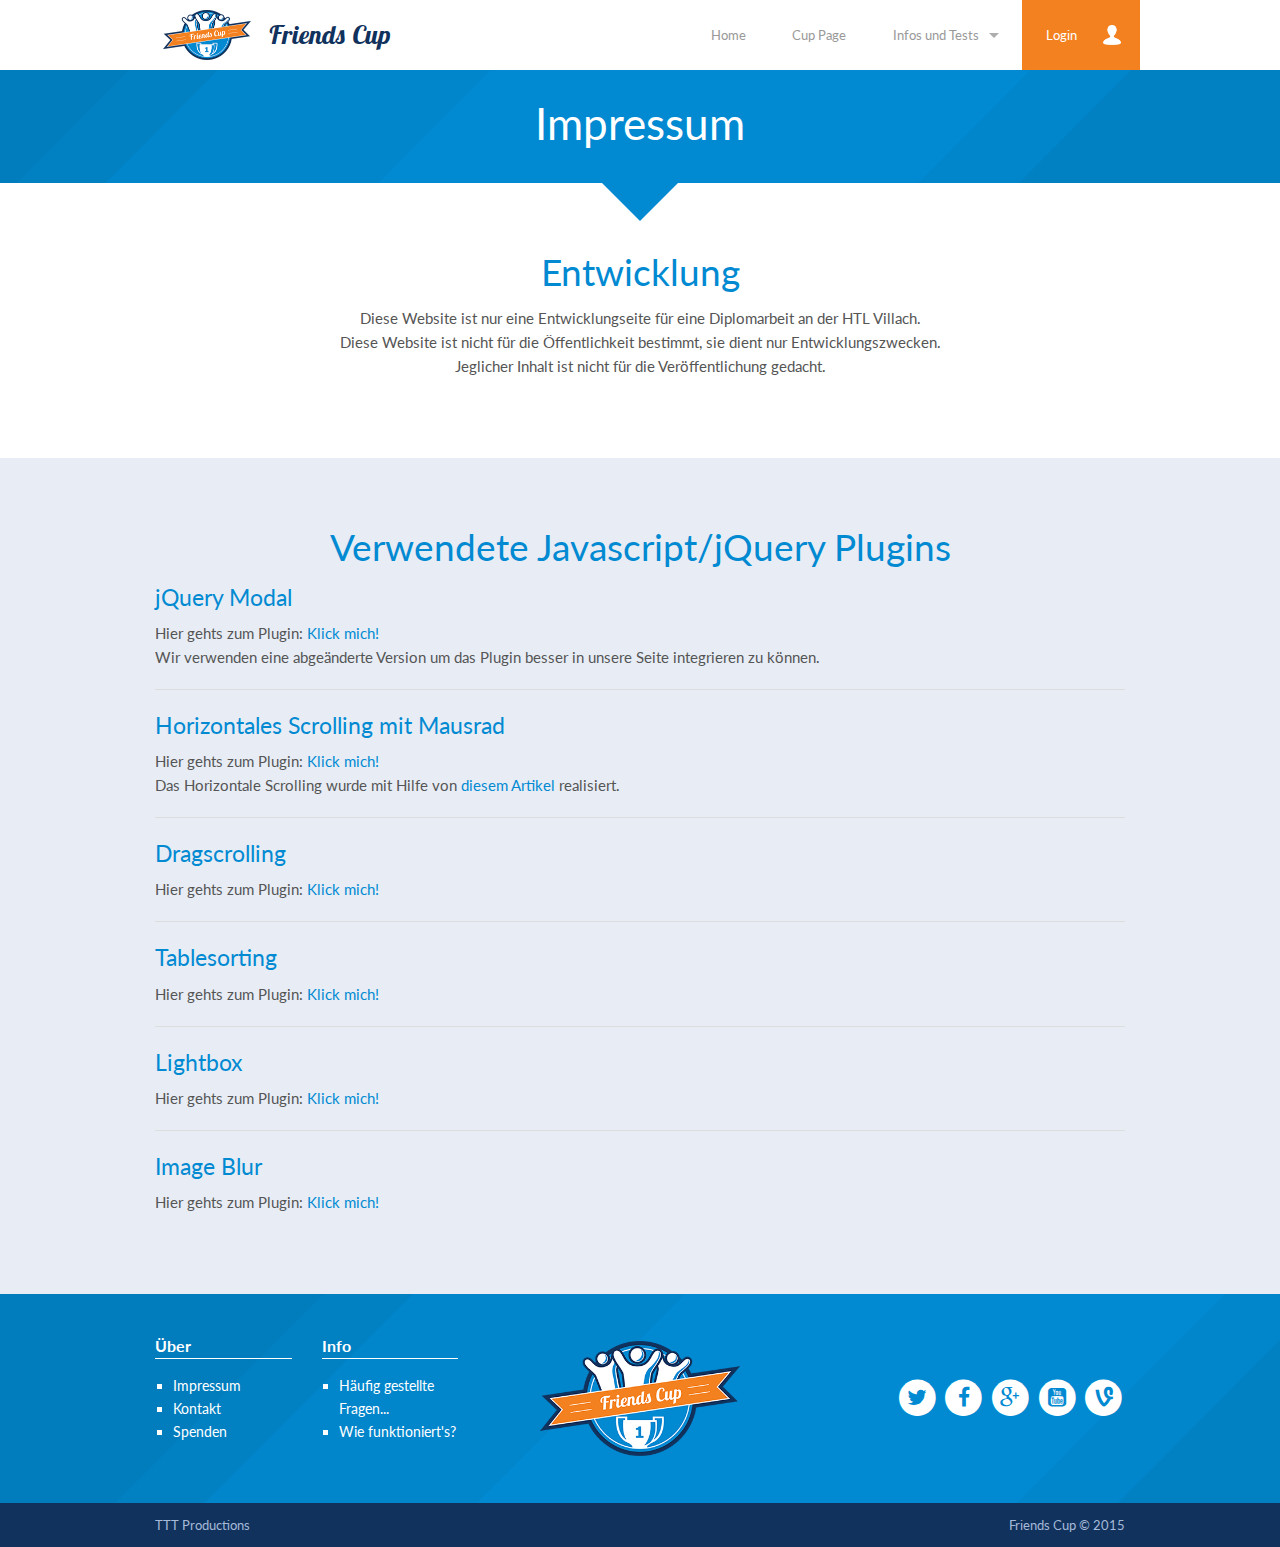
<file: Foundation Sass/impressum.html>
<!doctype html>
<html class="no-js" lang="en">

<head>
    <meta charset="utf-8" />
    <meta name="viewport" content="width=device-width, initial-scale=1.0" />
    <title>Friends Cup</title>
    <link rel="stylesheet" href="fonts/font-awesome-4.3.0/css/font-awesome.min.css" />
    <link href='http://fonts.googleapis.com/css?family=Lato:400,700,400italic,700italic|Raleway:700,400|Open+Sans:400italic,700italic,400,700|Lobster+Two:400,400italic,700,700italic' rel='stylesheet' type='text/css'>
    <link rel="stylesheet" href="css/app.css" />
    <script src="bower_components/modernizr/modernizr.js"></script>
</head>

<body>
    <!-- BEGIN - Login Modal -->
    <div id="login-modal" class="reveal-modal" data-reveal>
        <h2>Login</h2>
        <form>
            <label>Username
                <input type="text" />
            </label>
            <label>Password
                <input type="password" />
            </label>
        </form>
        <a href="#" class="button small expand">Login</a>
        
        <a class="close-reveal-modal"><i class="fi-x"></i></a>
    </div>
    <!-- END - Login Modal -->
    
    <!-- BEGIN - Navigation -->
    <div class="contain-to-grid">
        <nav class="top-bar" data-topbar>
            <ul class="title-area">
                <li class="name"><h1><a href="index.html">Friends Cup</a></h1></li>
                <li class="toggle-topbar menu-icon"><a href="#"><span></span></a></li>
            </ul>
            
            <section class="top-bar-section">
                <ul class="right">
                    <li><a href="index.html">Home</a></li>
                    <li><a href="cup-page.html">Cup Page</a></li>
                    <li class="has-dropdown">
                        <a href="#">Infos und Tests</a>
                        <ul class="dropdown">
                            <li><a href="how-it-works.html">7 Schritte</a></li>
                            <li><a href="find-new.html">Mir is fad</a></li>
                            <li class="divider"></li>
                            <li><a href="all-elements.html">Foundation UI</a></li>
                            <li><label>Tests</label></li>
                            <li><a href="fonttest.html">Typografie</a></li>
                            <li><a href="formtest.html">Formulare</a></li>
                        </ul>
                    </li>
                    <li class="hide-for-mobile-nav-only login-button-not-mobile"><a href="#"  data-reveal-id="login-modal">Login</a></li>
                </ul>
            </section>
        </nav>
    </div>
    
    <a href="#" class="button alert show-for-mobile-nav-only login-button-mobile" data-reveal-id="login-modal">Login</a>
    <!-- END - Navigation -->
    
    <!-- BEGIN - Content -->
    <div class="bg-image-arrow-panel">
        <div class="row">
            <div class="small-12 columns">
                <h1 class="text-center">Impressum</h1>
            </div>
        </div>
    </div>
    <div class="bg-white-panel panel-extra-padding">
        <div class="row">
            <div class="small-12 columns">
                <h2 class="text-center">Entwicklung</h2>
                <p class="text-center">
                    Diese Website ist nur eine Entwicklungseite für eine Diplomarbeit an der HTL Villach. <br />
                    Diese Website ist nicht für die Öffentlichkeit bestimmt, sie dient nur Entwicklungszwecken. <br />
                    Jeglicher Inhalt ist nicht für die Veröffentlichung gedacht.
                </p>
            </div>
        </div>
    </div>
    <div class="bg-light-panel panel-extra-padding">
        <div class="row">
            <div class="small-12 columns">
                <h2 class="text-center">Verwendete Javascript/jQuery Plugins</h2>
                <h4>jQuery Modal</h4>
                <p>
                    Hier gehts zum Plugin: <a href="https://github.com/kylefox/jquery-modal">Klick mich!</a> <br />
                    Wir verwenden eine abgeänderte Version um das Plugin besser in unsere Seite integrieren zu können.
                </p>
                <hr>
                <h4>Horizontales Scrolling mit Mausrad</h4>
                <p>
                    Hier gehts zum Plugin: <a href="https://github.com/jquery/jquery-mousewheel">Klick mich!</a> <br />
                    Das Horizontale Scrolling wurde mit Hilfe von <a href="http://css-tricks.com/snippets/jquery/horz-scroll-with-mouse-wheel/">diesem Artikel</a> realisiert.
                </p>
                <hr>
                <h4>Dragscrolling</h4>
                <p>
                    Hier gehts zum Plugin: <a href="https://github.com/davetayls/jquery.kinetic">Klick mich!</a> <br />
                </p>
                <hr>
                <h4>Tablesorting</h4>
                <p>
                    Hier gehts zum Plugin: <a href="http://tristen.ca/tablesort/demo/">Klick mich!</a> <br />
                </p>
                <hr>
                <h4>Lightbox</h4>
                <p>
                    Hier gehts zum Plugin: <a href="http://lokeshdhakar.com/projects/lightbox2/">Klick mich!</a> <br />
                </p>
                <hr>
                <h4>Image Blur</h4>
                <p>
                    Hier gehts zum Plugin: <a href="https://github.com/flozz/StackBlur">Klick mich!</a> <br />
                </p>
            </div>
        </div>
    </div>
    <!-- END - Content -->
    
    <!-- BEGIN - Footer -->
    <div class="footer">
        <div class="row">
            <div class="small-12 medium-4 medium-push-8 columns social-links">
                <div class="flex-center">
                    <a href="#">
                        <span class="fa-stack fa-lg">
                            <i class="fa fa-circle fa-stack-2x"></i>
                            <i class="fa fa-twitter fa-stack-1x fa-inverse"></i>
                        </span>
                    </a>
                    <a href="#">
                        <span class="fa-stack fa-lg">
                            <i class="fa fa-circle fa-stack-2x"></i>
                            <i class="fa fa-facebook fa-stack-1x fa-inverse"></i>
                        </span>
                    </a>
                    <a href="#">
                        <span class="fa-stack fa-lg">
                            <i class="fa fa-circle fa-stack-2x"></i>
                            <i class="fa fa-google-plus fa-stack-1x fa-inverse"></i>
                        </span>
                    </a>
                    <a href="#">
                        <span class="fa-stack fa-lg">
                            <i class="fa fa-circle fa-stack-2x"></i>
                            <i class="fa fa-youtube-square fa-stack-1x fa-inverse"></i>
                        </span>
                    </a>
                    <a href="#">
                        <span class="fa-stack fa-lg">
                            <i class="fa fa-circle fa-stack-2x"></i>
                            <i class="fa fa-vine fa-stack-1x fa-inverse"></i>
                        </span>
                    </a>
                </div>
            </div>
            <div class="small-12 medium-4 columns logo-container">
                <div class="flex-center">
                    <img src="img/logo.png" />
                </div>
            </div>
            <div class="small-12 medium-2 medium-pull-8 columns">
                <div class="footer-header">Über</div>
                <ul class="square footer-links">
                    <li><a href="impressum.html">Impressum</a></li>
                    <li><a href="#">Kontakt</a></li>
                    <li><a href="#">Spenden</a></li>
                </ul>
            </div>
            <div class="small-12 medium-2 medium-pull-8 columns">
                <div class="footer-header">Info</div>
                <ul class="square footer-links">
                    <li><a href="how-it-works.html">Häufig gestellte Fragen...</a></li>
                    <li><a href="how-it-works.html">Wie funktioniert's?</a></li>
                </ul>
            </div>
        </div>
    </div>
    <div class="footer-bottom">
        <div class="row">
            <div class="small-6 columns">
                TTT Productions
            </div>
            <div class="small-6 columns text-right">
                Friends Cup &copy; 2015
            </div>
        </div>
    </div>
    <!-- END - Footer -->
    

    <script src="bower_components/jquery/dist/jquery.min.js"></script>
    <script src="bower_components/fastclick/lib/fastclick.js"></script>
    <script src="bower_components/foundation/js/foundation.min.js"></script>
    <script src="js/app.js"></script>
</body>

</html>
</file>
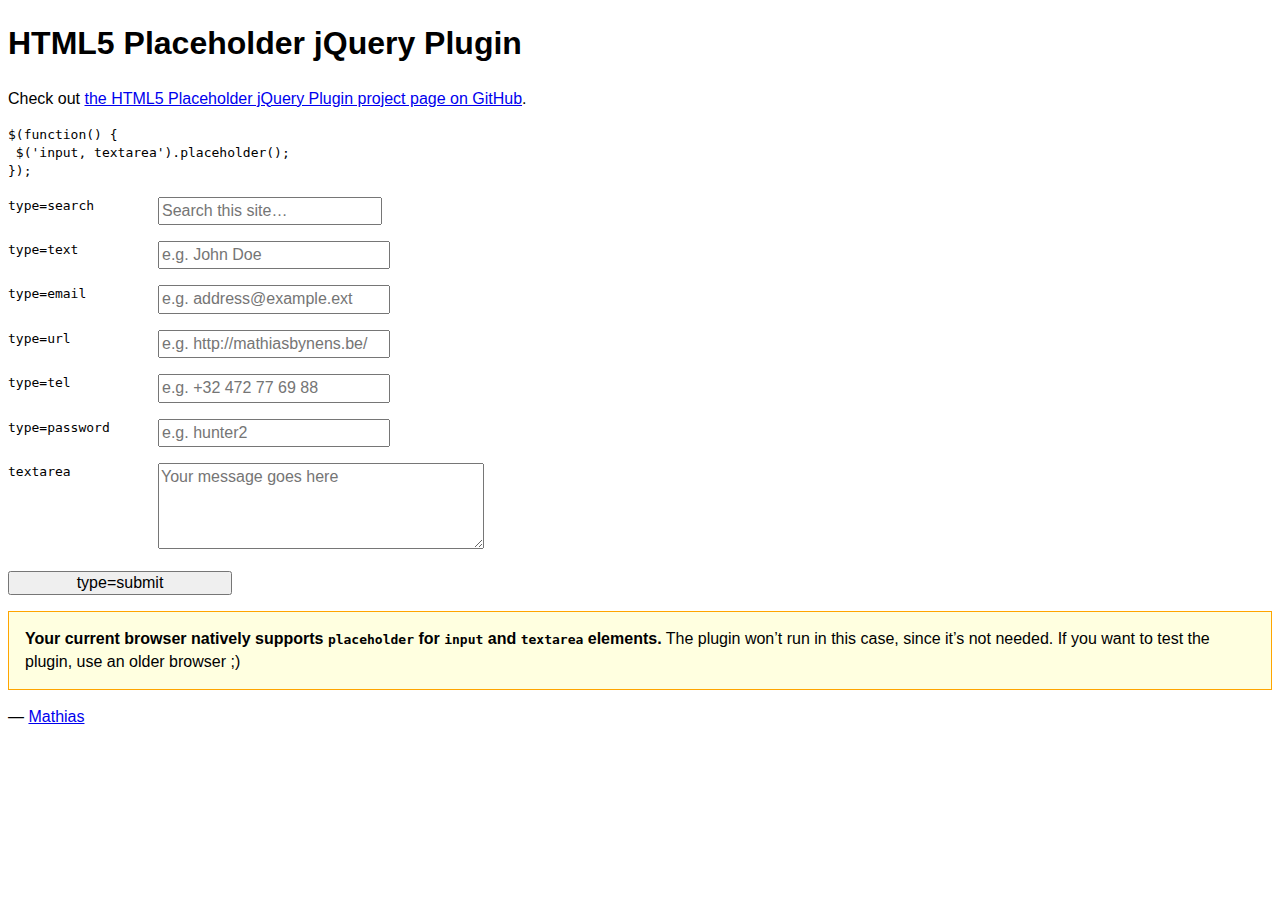
<file: Foundation Sass/bower_components/jquery-placeholder/demo.html>
<!DOCTYPE html>
<!-- If you’re looking for the online demo, it’s here: http://mathiasbynens.be/demo/placeholder -->
<html lang="en">
	<head>
		<meta charset="utf-8">
		<title>HTML5 placeholder jQuery Plugin</title>
		<style>
			body, input, textarea { font: 1em/1.4 Helvetica, Arial; }
			label code { cursor: pointer; float: left; width: 150px; }
			input { width: 14em; }
			textarea { height: 5em; width: 20em; }
			.placeholder { color: #aaa; }
			.note { border: 1px solid orange; padding: 1em; background: #ffffe0; }
			/* #p { background: lime; } */
		</style>
	</head>
	<body>
		<h1>HTML5 Placeholder jQuery Plugin</h1>
		<p>Check out <a href="http://mths.be/placeholder">the HTML5 Placeholder jQuery Plugin project page on GitHub</a>.</p>
		<pre><code>$(function() {<br> $('input, textarea').placeholder();<br>});</code></pre>
		<form>
			<p><label><code>type=search</code> <input type="search" name="search" placeholder="Search this site…"></label></p>
			<p><label><code>type=text</code> <input type="text" name="name" placeholder="e.g. John Doe"></label></p>
			<p><label><code>type=email</code> <input type="email" name="email" placeholder="e.g. address@example.ext"></label></p>
			<p><label><code>type=url</code> <input type="url" name="url" placeholder="e.g. http://mathiasbynens.be/"></label></p>
			<p><label><code>type=tel</code> <input type="tel" name="tel" placeholder="e.g. +32 472 77 69 88"></label></p>
			<p><label for="p"><code>type=password</code> </label><input type="password" name="password" placeholder="e.g. hunter2" id="p"></p>
			<p><label><code>textarea</code> <textarea name="message" placeholder="Your message goes here"></textarea></label></p>
			<p><input type="submit" value="type=submit"></p>
		</form>
		<p>— <a href="http://mathiasbynens.be/" title="Mathias Bynens, front-end developer">Mathias</a></p>
		<script src="http://ajax.googleapis.com/ajax/libs/jquery/1.10.2/jquery.min.js"></script>
		<script src="jquery.placeholder.js"></script>
		<script>
			// To test the @id toggling on password inputs in browsers that don’t support changing an input’s @type dynamically (e.g. Firefox 3.6 or IE), uncomment this:
			// $.fn.hide = function() { return this; }
			// Then uncomment the last rule in the <style> element (in the <head>).
			$(function() {
				// Invoke the plugin
				$('input, textarea').placeholder();
				// That’s it, really.
				// Now display a message if the browser supports placeholder natively
				var html;
				if ($.fn.placeholder.input && $.fn.placeholder.textarea) {
					html = '<strong>Your current browser natively supports <code>placeholder</code> for <code>input</code> and <code>textarea</code> elements.</strong> The plugin won’t run in this case, since it’s not needed. If you want to test the plugin, use an older browser ;)';
				} else if ($.fn.placeholder.input) {
					html = '<strong>Your current browser natively supports <code>placeholder</code> for <code>input</code> elements, but not for <code>textarea</code> elements.</strong> The plugin will only do its thang on the <code>textarea</code>s.';
				}
				if (html) {
					$('<p class="note">' + html + '</p>').insertAfter('form');
				}
			});
		</script>
	</body>
</html>
</file>
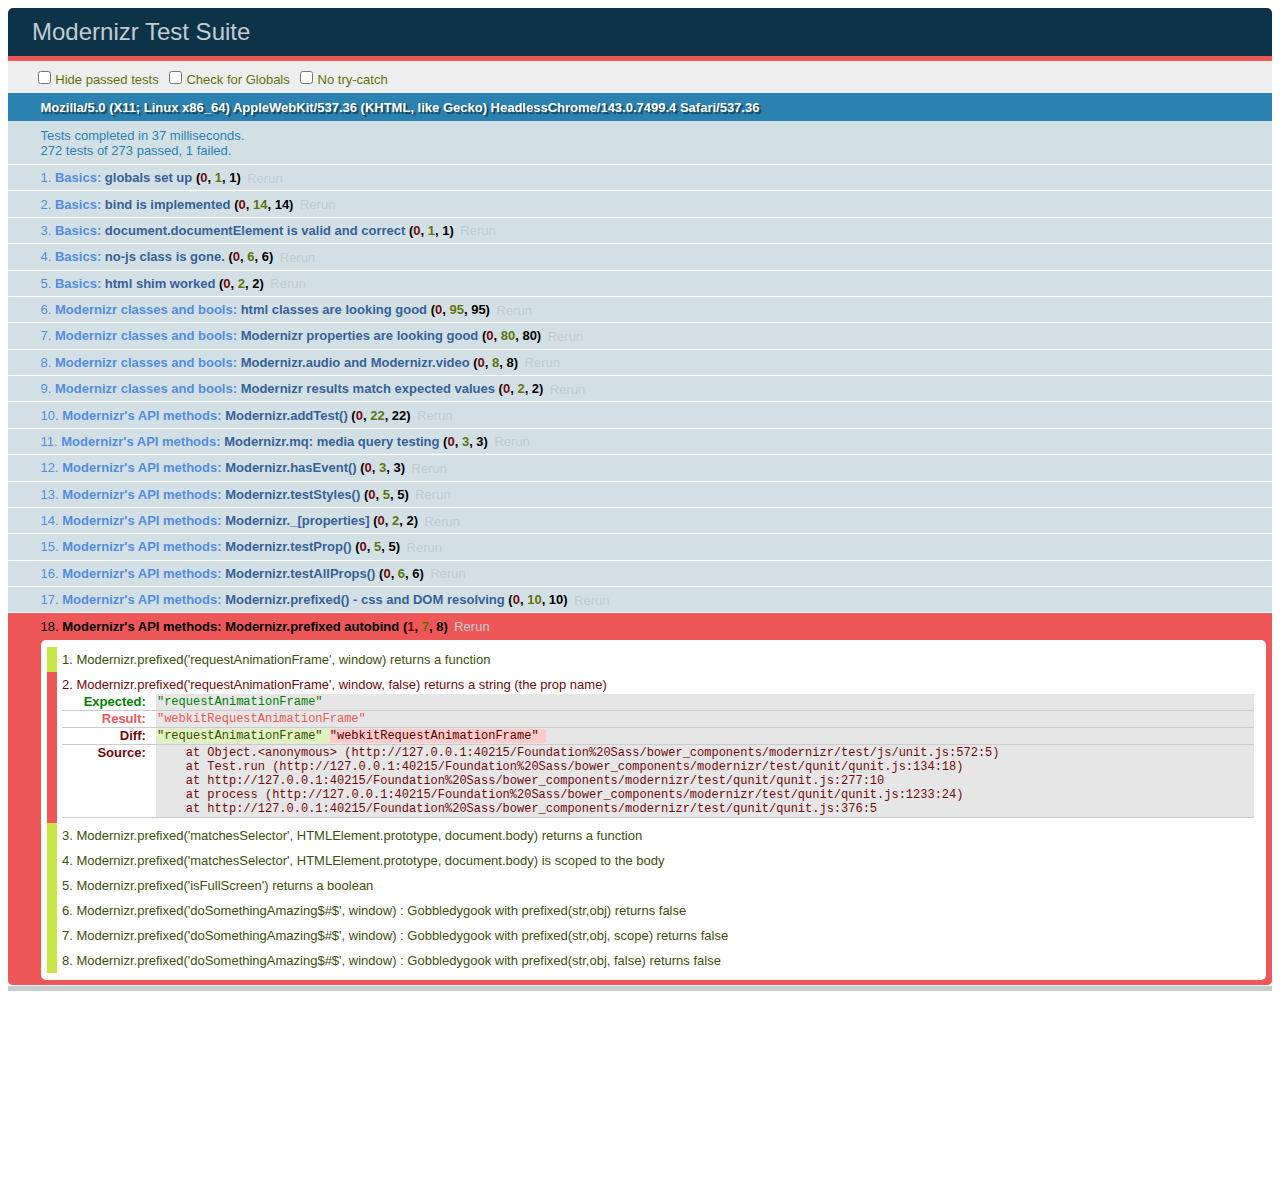
<file: Foundation Sass/bower_components/modernizr/test/basic.html>
<!DOCTYPE html>
<html class="+no-js no-js- no-js i-has-no-js">
<head>
  <meta charset="UTF-8">
  <title>Modernizr Test Suite</title>
  <link rel="stylesheet" href="qunit/qunit.css">
  <style>
     body { margin-bottom: 150px;}
     #testbed { font-family: Helvetica; color: #444; padding-bottom: 100px;}
     #testbed button { margin: 30px; font-size: 13px;}
     .data-notes, .offScreen { display:none;}
     table { width: 100%;}
     tbody tr:nth-child(even) td, tbody tr:nth-child(even) th {  border: 1px solid #ccc; border-left: 0; border-right: 0;}
     table td:nth-child(even), table th:nth-child(even) { background: #e6e6e6;}
     table tbody tr:hover td, table tbody tr:hover th { background: #e1e100!important;}
     td.wrong { background:red!important;}
     #html5section { visibility: hidden; }
     h1 label { display:none;}
     .output { padding: 0 0 0 16px;}
     .output ul { margin: 0;}
     .output li { color: #854747; }
     .output li.yes{color:#090;}
     .output li b{color:#000;}
     .output {font:14px/1.3 Inconsolata,Consolas,monospace;
                    -webkit-column-count: 5;
                       -moz-column-count: 5;
                            column-count: 5;}
      .output + .output { border-top: 5px solid #ccc; }
      textarea { width: 100%; min-height: 75px;}
      #caniusetrigger { font-size: 38px; font-family: monospace; display:block; }
  </style>

  <script src="https://raw.github.com/Modernizr/Modernizr/master/modernizr.js"></script>

  <script>window.Modernizr || document.write('<script src="../modernizr.js"><\/script>')</script>

  <script src="js/lib/polyfills.js"></script>
  <script src="js/lib/detect-global.js"></script>
  
  <script src="qunit/qunit.js"></script>
  <script src="js/lib/jquery-1.7b2.js"></script>
  
  <script src="js/setup.js"></script>
  
  <script src="js/unit.js"></script>
</head>
<body>
  <h1 id="qunit-header">Modernizr Test Suite</h1>
  <h2 id="qunit-banner"></h2>
  <div id="qunit-testrunner-toolbar"></div>
  <h2 id="qunit-userAgent"></h2>

  <ol id="qunit-tests"></ol>

  <div id="mod-output" class=output></div>
  <div id="mod-feattest-output" class=output></div>


  <br>
 
  <section><aside>this is an aside within a section</aside></section>
  
  
</body>
</html>
</file>
